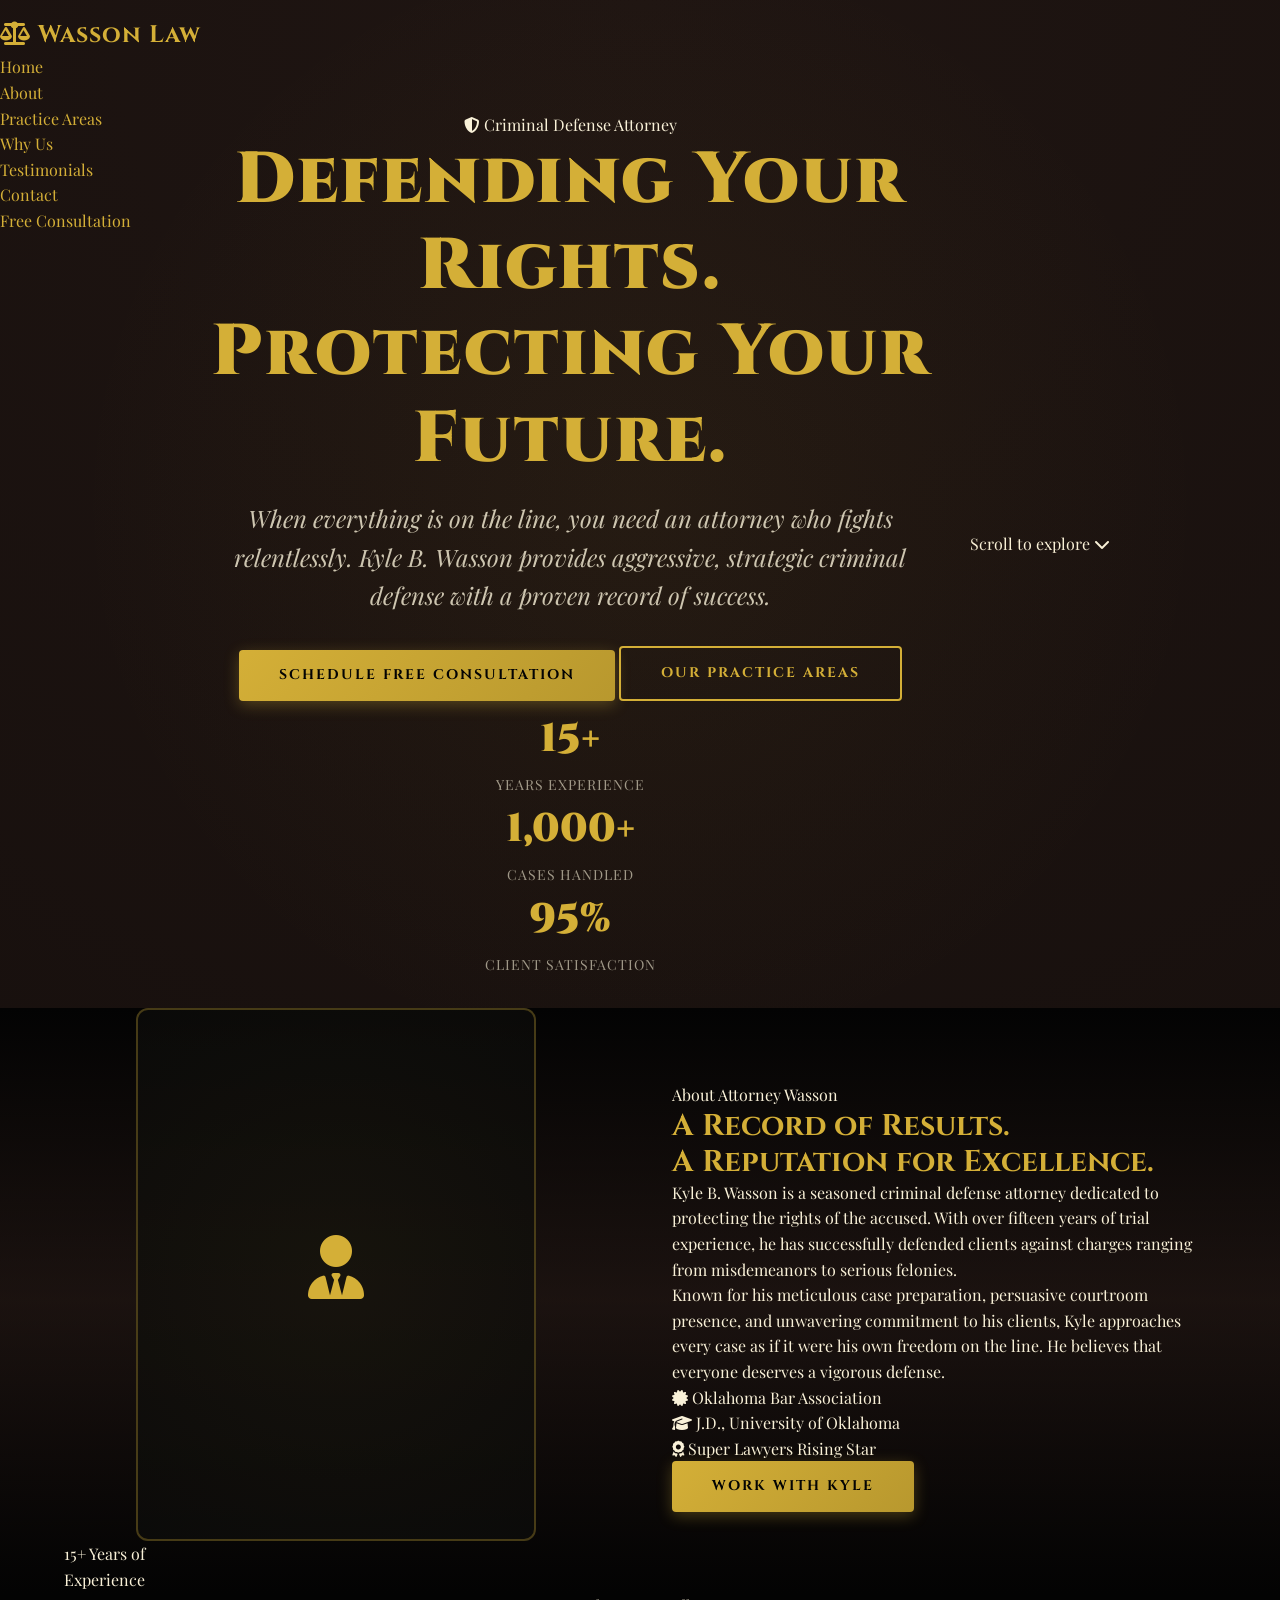
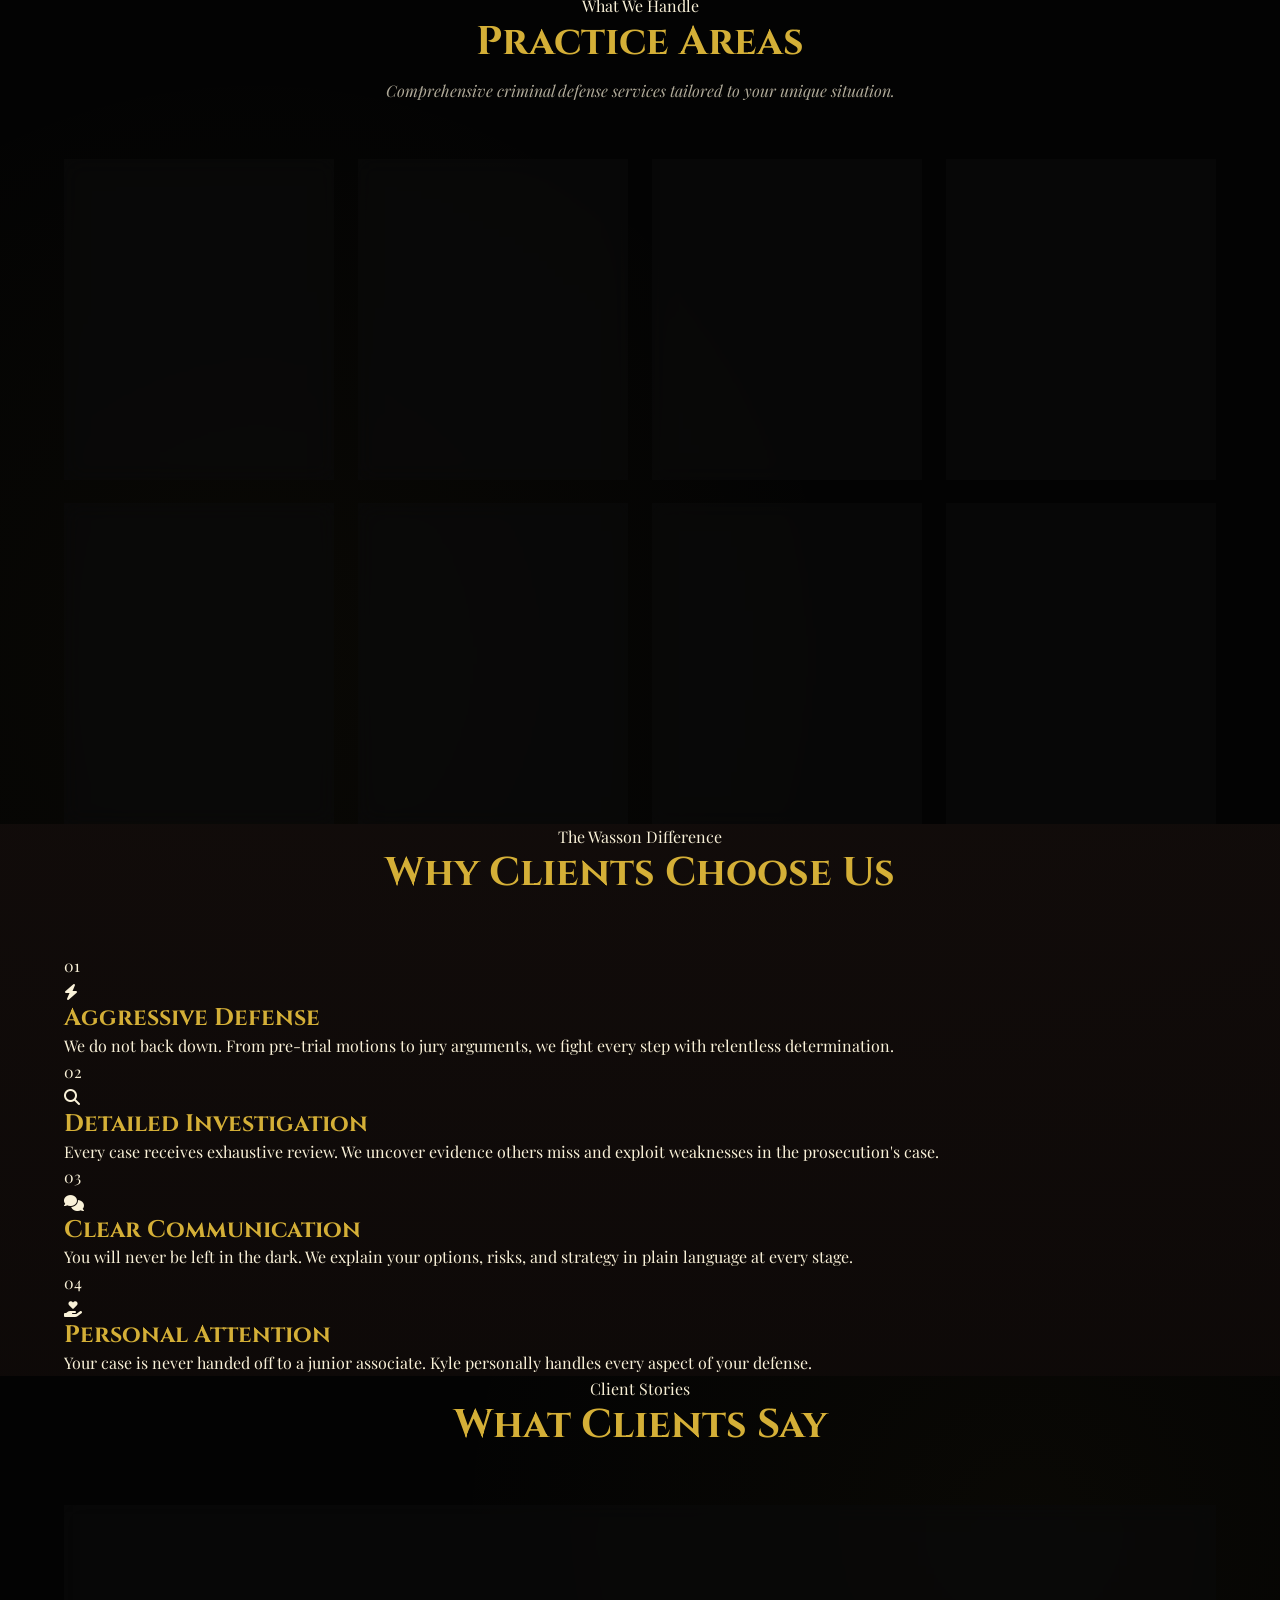
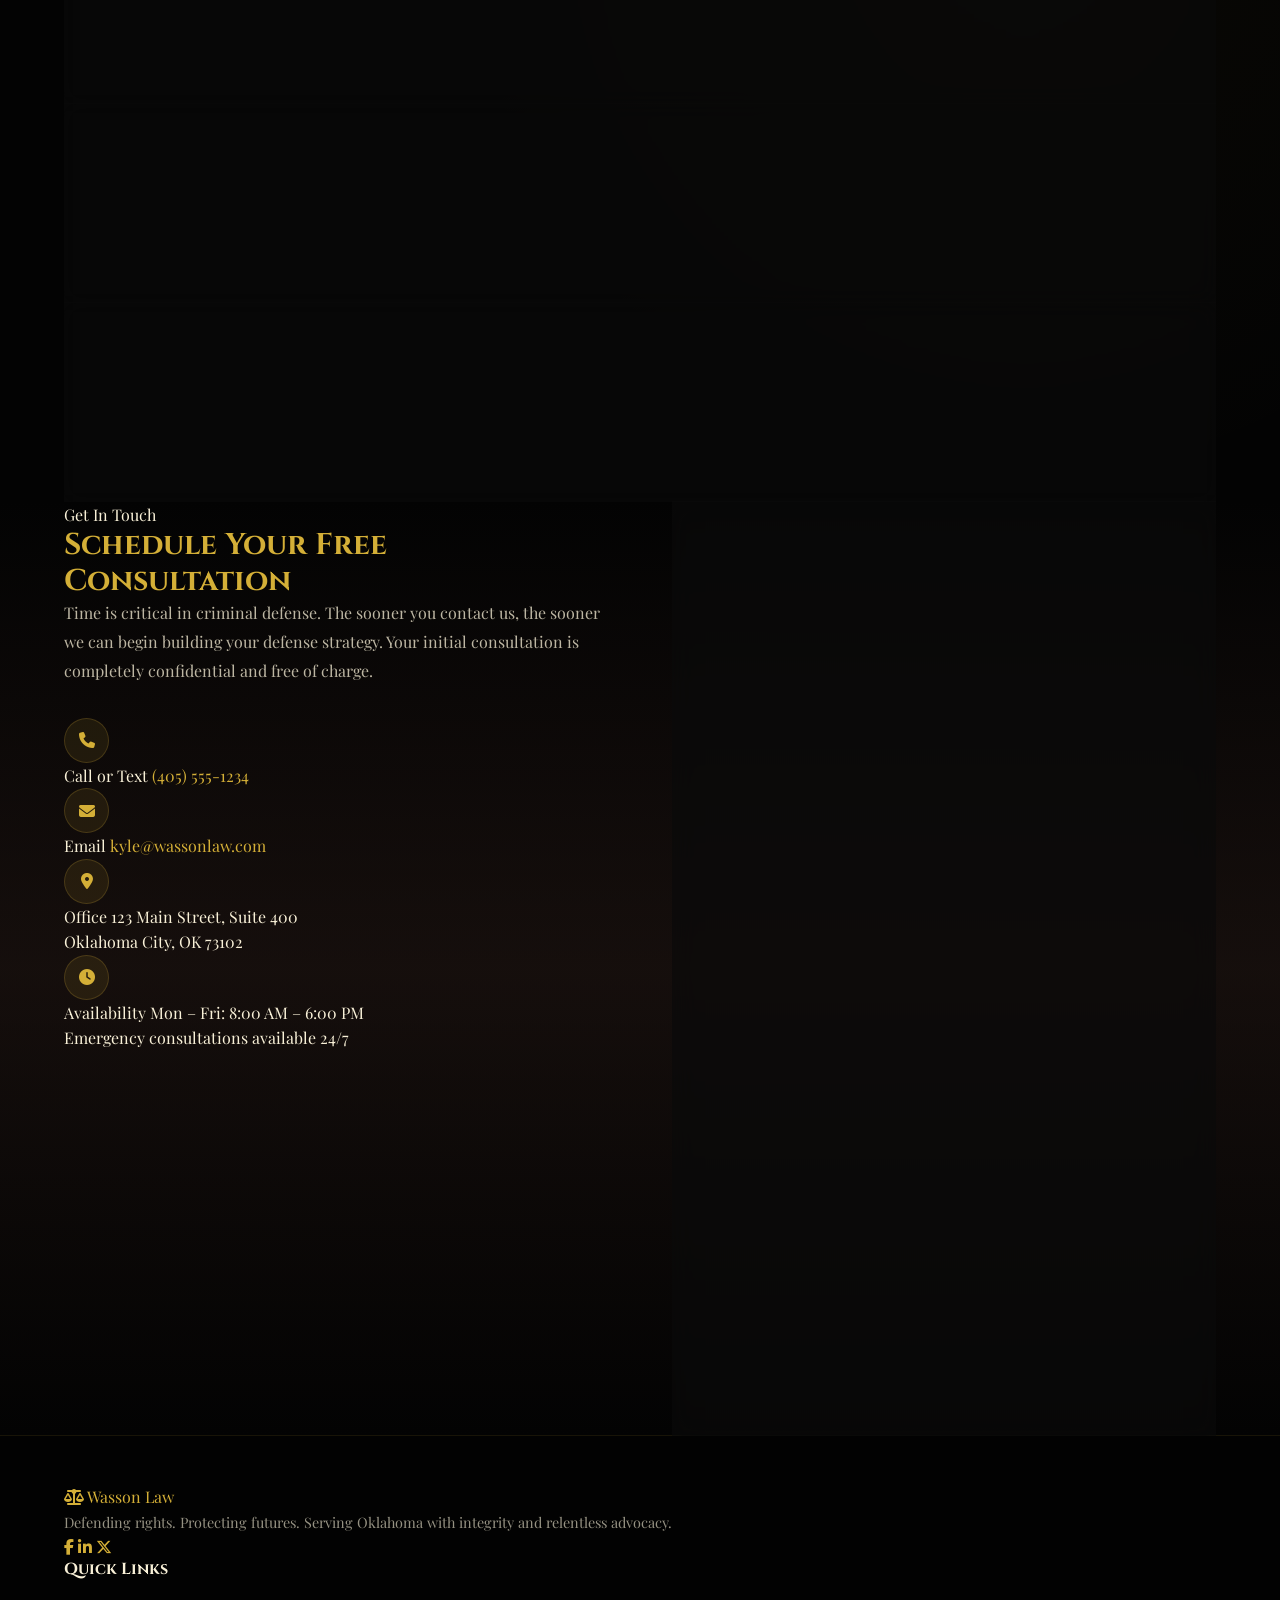
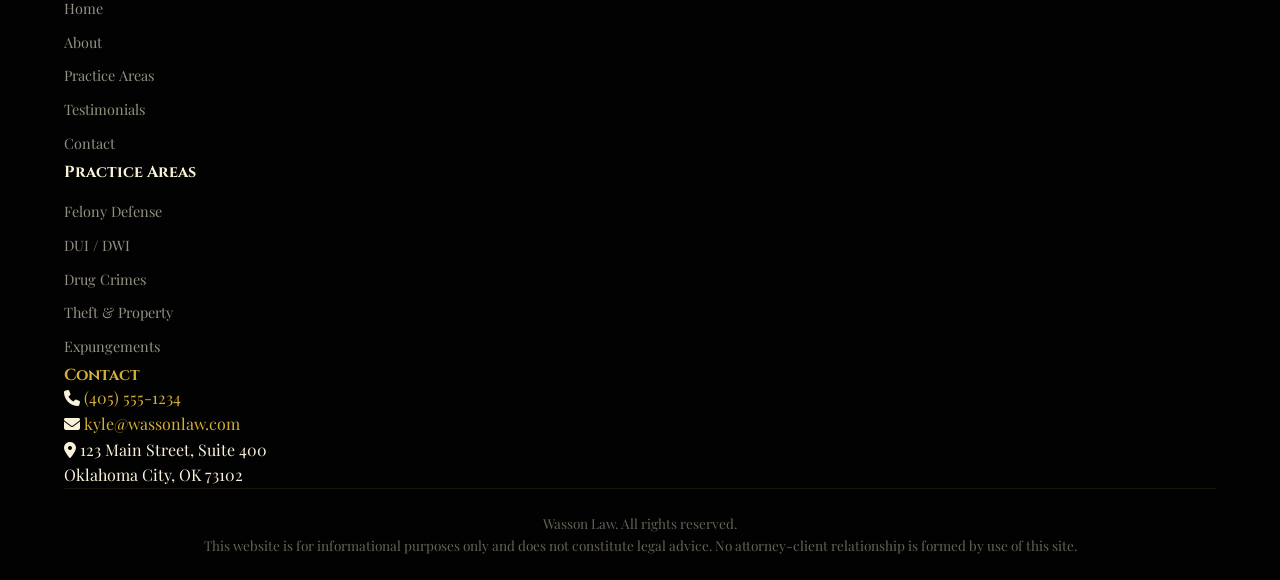
<file: index.html>
<!DOCTYPE html>
<html lang="en">
<head>
    <meta charset="UTF-8">
    <meta name="viewport" content="width=device-width, initial-scale=1.0">
    <title>Wasson Law | Kyle B. Wasson — Criminal Defense Attorney</title>
    <meta name="description" content="Kyle B. Wasson is an experienced criminal defense attorney providing aggressive, strategic legal representation. Free consultation.">
    <link rel="preconnect" href="https://fonts.googleapis.com">
    <link rel="preconnect" href="https://fonts.gstatic.com" crossorigin>
    <link href="https://fonts.googleapis.com/css2?family=Cinzel:wght@400;700;900&family=Playfair+Display:ital,wght@0,400;0,600;1,400&display=swap" rel="stylesheet">
    <link rel="stylesheet" href="https://cdnjs.cloudflare.com/ajax/libs/font-awesome/6.5.1/css/all.min.css">
    <link rel="stylesheet" href="css/styles.css">
</head>
<body>
    <!-- Navigation -->
    <nav class="navbar" id="navbar">
        <div class="nav-container">
            <a href="#" class="nav-logo">
                <span class="logo-icon"><i class="fas fa-scale-balanced"></i></span>
                <span class="logo-text">Wasson Law</span>
            </a>
            <ul class="nav-menu" id="nav-menu">
                <li><a href="#home" class="nav-link active">Home</a></li>
                <li><a href="#about" class="nav-link">About</a></li>
                <li><a href="#practice-areas" class="nav-link">Practice Areas</a></li>
                <li><a href="#why-us" class="nav-link">Why Us</a></li>
                <li><a href="#testimonials" class="nav-link">Testimonials</a></li>
                <li><a href="#contact" class="nav-link">Contact</a></li>
            </ul>
            <a href="#contact" class="nav-cta">Free Consultation</a>
            <button class="hamburger" id="hamburger" aria-label="Toggle menu">
                <span class="bar"></span>
                <span class="bar"></span>
                <span class="bar"></span>
            </button>
        </div>
    </nav>

    <!-- Hero Section -->
    <section class="hero" id="home">
        <div class="hero-overlay"></div>
        <div class="hero-content">
            <div class="hero-badge">
                <i class="fas fa-shield-halved"></i>
                <span>Criminal Defense Attorney</span>
            </div>
            <h1 class="hero-title">Defending Your Rights.<br>Protecting Your Future.</h1>
            <p class="hero-subtitle">When everything is on the line, you need an attorney who fights relentlessly. Kyle B. Wasson provides aggressive, strategic criminal defense with a proven record of success.</p>
            <div class="hero-actions">
                <a href="#contact" class="btn btn-primary">Schedule Free Consultation</a>
                <a href="#practice-areas" class="btn btn-outline">Our Practice Areas</a>
            </div>
            <div class="hero-stats">
                <div class="stat">
                    <span class="stat-number">15+</span>
                    <span class="stat-label">Years Experience</span>
                </div>
                <div class="stat">
                    <span class="stat-number">1,000+</span>
                    <span class="stat-label">Cases Handled</span>
                </div>
                <div class="stat">
                    <span class="stat-number">95%</span>
                    <span class="stat-label">Client Satisfaction</span>
                </div>
            </div>
        </div>
        <div class="scroll-indicator">
            <span>Scroll to explore</span>
            <i class="fas fa-chevron-down"></i>
        </div>
    </section>

    <!-- About Section -->
    <section class="about section-animate" id="about">
        <div class="container">
            <div class="about-grid">
                <div class="about-image">
                    <div class="about-placeholder">
                        <i class="fas fa-user-tie"></i>
                    </div>
                    <div class="about-experience-badge">
                        <span class="exp-number">15+</span>
                        <span class="exp-text">Years of<br>Experience</span>
                    </div>
                </div>
                <div class="about-content">
                    <span class="section-tag">About Attorney Wasson</span>
                    <h2 class="section-title">A Record of Results.<br>A Reputation for Excellence.</h2>
                    <p class="about-text">Kyle B. Wasson is a seasoned criminal defense attorney dedicated to protecting the rights of the accused. With over fifteen years of trial experience, he has successfully defended clients against charges ranging from misdemeanors to serious felonies.</p>
                    <p class="about-text">Known for his meticulous case preparation, persuasive courtroom presence, and unwavering commitment to his clients, Kyle approaches every case as if it were his own freedom on the line. He believes that everyone deserves a vigorous defense.</p>
                    <div class="about-credentials">
                        <div class="credential">
                            <i class="fas fa-certificate"></i>
                            <span>Oklahoma Bar Association</span>
                        </div>
                        <div class="credential">
                            <i class="fas fa-graduation-cap"></i>
                            <span>J.D., University of Oklahoma</span>
                        </div>
                        <div class="credential">
                            <i class="fas fa-award"></i>
                            <span>Super Lawyers Rising Star</span>
                        </div>
                    </div>
                    <a href="#contact" class="btn btn-primary">Work With Kyle</a>
                </div>
            </div>
        </div>
    </section>

    <!-- Practice Areas Section -->
    <section class="practice-areas section-animate" id="practice-areas">
        <div class="container">
            <div class="section-header">
                <span class="section-tag">What We Handle</span>
                <h2 class="section-title">Practice Areas</h2>
                <p class="section-subtitle">Comprehensive criminal defense services tailored to your unique situation.</p>
            </div>
            <div class="practice-grid">
                <div class="practice-card">
                    <div class="practice-icon">
                        <i class="fas fa-gavel"></i>
                    </div>
                    <h3>Felony Defense</h3>
                    <p>Serious charges demand serious defense. We handle violent crimes, drug trafficking, robbery, and all major felonies with strategic precision.</p>
                    <a href="#contact" class="practice-link">Learn More <i class="fas fa-arrow-right"></i></a>
                </div>
                <div class="practice-card">
                    <div class="practice-icon">
                        <i class="fas fa-wine-glass"></i>
                    </div>
                    <h3>DUI / DWI Defense</h3>
                    <p>From first-time offenses to felony DUI, we challenge evidence, question procedures, and fight to protect your license and freedom.</p>
                    <a href="#contact" class="practice-link">Learn More <i class="fas fa-arrow-right"></i></a>
                </div>
                <div class="practice-card">
                    <div class="practice-icon">
                        <i class="fas fa-leaf"></i>
                    </div>
                    <h3>Drug Crimes</h3>
                    <p>Possession, distribution, manufacturing, and trafficking charges. We scrutinize every search, seizure, and chain of custody detail.</p>
                    <a href="#contact" class="practice-link">Learn More <i class="fas fa-arrow-right"></i></a>
                </div>
                <div class="practice-card">
                    <div class="practice-icon">
                        <i class="fas fa-mask"></i>
                    </div>
                    <h3>Theft & Property Crimes</h3>
                    <p>Shoplifting, burglary, larceny, embezzlement, and fraud. We build strong defenses focused on intent and evidence reliability.</p>
                    <a href="#contact" class="practice-link">Learn More <i class="fas fa-arrow-right"></i></a>
                </div>
                <div class="practice-card">
                    <div class="practice-icon">
                        <i class="fas fa-hand-fist"></i>
                    </div>
                    <h3>Assault & Battery</h3>
                    <p>Domestic violence, aggravated assault, and self-defense cases. We ensure your side of the story is heard and respected.</p>
                    <a href="#contact" class="practice-link">Learn More <i class="fas fa-arrow-right"></i></a>
                </div>
                <div class="practice-card">
                    <div class="practice-icon">
                        <i class="fas fa-crosshairs"></i>
                    </div>
                    <h3>Weapons Charges</h3>
                    <p>Unlawful carry, possession by a felon, and firearm-related offenses. We navigate complex state and federal weapon laws.</p>
                    <a href="#contact" class="practice-link">Learn More <i class="fas fa-arrow-right"></i></a>
                </div>
                <div class="practice-card">
                    <div class="practice-icon">
                        <i class="fas fa-user-secret"></i>
                    </div>
                    <h3>White Collar Crimes</h3>
                    <p>Fraud, money laundering, identity theft, and corporate investigations. Detail-oriented defense for complex financial cases.</p>
                    <a href="#contact" class="practice-link">Learn More <i class="fas fa-arrow-right"></i></a>
                </div>
                <div class="practice-card">
                    <div class="practice-icon">
                        <i class="fas fa-rotate-left"></i>
                    </div>
                    <h3>Expungements</h3>
                    <p>Clear your record and move forward. We help eligible clients seal or expunge past convictions to restore opportunities.</p>
                    <a href="#contact" class="practice-link">Learn More <i class="fas fa-arrow-right"></i></a>
                </div>
            </div>
        </div>
    </section>

    <!-- Why Choose Us Section -->
    <section class="why-us section-animate" id="why-us">
        <div class="container">
            <div class="section-header">
                <span class="section-tag">The Wasson Difference</span>
                <h2 class="section-title">Why Clients Choose Us</h2>
            </div>
            <div class="why-grid">
                <div class="why-card">
                    <div class="why-number">01</div>
                    <div class="why-icon"><i class="fas fa-bolt"></i></div>
                    <h3>Aggressive Defense</h3>
                    <p>We do not back down. From pre-trial motions to jury arguments, we fight every step with relentless determination.</p>
                </div>
                <div class="why-card">
                    <div class="why-number">02</div>
                    <div class="why-icon"><i class="fas fa-magnifying-glass"></i></div>
                    <h3>Detailed Investigation</h3>
                    <p>Every case receives exhaustive review. We uncover evidence others miss and exploit weaknesses in the prosecution's case.</p>
                </div>
                <div class="why-card">
                    <div class="why-number">03</div>
                    <div class="why-icon"><i class="fas fa-comments"></i></div>
                    <h3>Clear Communication</h3>
                    <p>You will never be left in the dark. We explain your options, risks, and strategy in plain language at every stage.</p>
                </div>
                <div class="why-card">
                    <div class="why-number">04</div>
                    <div class="why-icon"><i class="fas fa-hand-holding-heart"></i></div>
                    <h3>Personal Attention</h3>
                    <p>Your case is never handed off to a junior associate. Kyle personally handles every aspect of your defense.</p>
                </div>
            </div>
        </div>
    </section>

    <!-- Testimonials Section -->
    <section class="testimonials section-animate" id="testimonials">
        <div class="container">
            <div class="section-header">
                <span class="section-tag">Client Stories</span>
                <h2 class="section-title">What Clients Say</h2>
            </div>
            <div class="testimonials-grid">
                <div class="testimonial-card">
                    <div class="testimonial-stars">
                        <i class="fas fa-star"></i>
                        <i class="fas fa-star"></i>
                        <i class="fas fa-star"></i>
                        <i class="fas fa-star"></i>
                        <i class="fas fa-star"></i>
                    </div>
                    <p class="testimonial-text">"Kyle saved my career and my family. I was facing felony charges that would have destroyed everything. He found a critical error in the evidence and got my case dismissed. I owe him everything."</p>
                    <div class="testimonial-author">
                        <div class="author-avatar"><i class="fas fa-user"></i></div>
                        <div class="author-info">
                            <span class="author-name">Michael R.</span>
                            <span class="author-case">Felony Defense Client</span>
                        </div>
                    </div>
                </div>
                <div class="testimonial-card">
                    <div class="testimonial-stars">
                        <i class="fas fa-star"></i>
                        <i class="fas fa-star"></i>
                        <i class="fas fa-star"></i>
                        <i class="fas fa-star"></i>
                        <i class="fas fa-star"></i>
                    </div>
                    <p class="testimonial-text">"After my DUI arrest, I thought my life was over. Kyle walked me through every option, kept me calm, and ultimately got my charges reduced to a misdemeanor. Professional, compassionate, and brilliant."</p>
                    <div class="testimonial-author">
                        <div class="author-avatar"><i class="fas fa-user"></i></div>
                        <div class="author-info">
                            <span class="author-name">Sarah T.</span>
                            <span class="author-case">DUI Defense Client</span>
                        </div>
                    </div>
                </div>
                <div class="testimonial-card">
                    <div class="testimonial-stars">
                        <i class="fas fa-star"></i>
                        <i class="fas fa-star"></i>
                        <i class="fas fa-star"></i>
                        <i class="fas fa-star"></i>
                        <i class="fas fa-star"></i>
                    </div>
                    <p class="testimonial-text">"I interviewed five attorneys before choosing Kyle. His knowledge of drug crime law is unmatched. He identified an illegal search within hours of taking my case. Charges dropped. Worth every penny."</p>
                    <div class="testimonial-author">
                        <div class="author-avatar"><i class="fas fa-user"></i></div>
                        <div class="author-info">
                            <span class="author-name">David K.</span>
                            <span class="author-case">Drug Crimes Client</span>
                        </div>
                    </div>
                </div>
            </div>
        </div>
    </section>

    <!-- Contact Section -->
    <section class="contact section-animate" id="contact">
        <div class="container">
            <div class="contact-grid">
                <div class="contact-info">
                    <span class="section-tag">Get In Touch</span>
                    <h2 class="section-title">Schedule Your Free Consultation</h2>
                    <p class="contact-desc">Time is critical in criminal defense. The sooner you contact us, the sooner we can begin building your defense strategy. Your initial consultation is completely confidential and free of charge.</p>
                    <div class="contact-details">
                        <div class="contact-item">
                            <div class="contact-icon"><i class="fas fa-phone"></i></div>
                            <div class="contact-text">
                                <span class="contact-label">Call or Text</span>
                                <a href="tel:+14055551234">(405) 555-1234</a>
                            </div>
                        </div>
                        <div class="contact-item">
                            <div class="contact-icon"><i class="fas fa-envelope"></i></div>
                            <div class="contact-text">
                                <span class="contact-label">Email</span>
                                <a href="mailto:kyle@wassonlaw.com">kyle@wassonlaw.com</a>
                            </div>
                        </div>
                        <div class="contact-item">
                            <div class="contact-icon"><i class="fas fa-location-dot"></i></div>
                            <div class="contact-text">
                                <span class="contact-label">Office</span>
                                <span>123 Main Street, Suite 400<br>Oklahoma City, OK 73102</span>
                            </div>
                        </div>
                        <div class="contact-item">
                            <div class="contact-icon"><i class="fas fa-clock"></i></div>
                            <div class="contact-text">
                                <span class="contact-label">Availability</span>
                                <span>Mon – Fri: 8:00 AM – 6:00 PM<br>Emergency consultations available 24/7</span>
                            </div>
                        </div>
                    </div>
                </div>
                <div class="contact-form-wrapper">
                    <form class="contact-form" id="contact-form">
                        <h3 class="form-title">Confidential Case Evaluation</h3>
                        <div class="form-row">
                            <div class="form-group">
                                <label for="first-name">First Name</label>
                                <input type="text" id="first-name" name="first_name" class="form-control" placeholder="John" required>
                            </div>
                            <div class="form-group">
                                <label for="last-name">Last Name</label>
                                <input type="text" id="last-name" name="last_name" class="form-control" placeholder="Doe" required>
                            </div>
                        </div>
                        <div class="form-group">
                            <label for="email">Email Address</label>
                            <input type="email" id="email" name="email" class="form-control" placeholder="john@example.com" required>
                        </div>
                        <div class="form-group">
                            <label for="phone">Phone Number</label>
                            <input type="tel" id="phone" name="phone" class="form-control" placeholder="(405) 555-0000">
                        </div>
                        <div class="form-group">
                            <label for="case-type">Type of Case</label>
                            <select id="case-type" name="case_type" class="form-control form-select" required>
                                <option value="" disabled selected>Select case type</option>
                                <option value="felony">Felony Defense</option>
                                <option value="dui">DUI / DWI</option>
                                <option value="drug">Drug Crimes</option>
                                <option value="theft">Theft & Property Crimes</option>
                                <option value="assault">Assault & Battery</option>
                                <option value="weapons">Weapons Charges</option>
                                <option value="white-collar">White Collar Crimes</option>
                                <option value="expungement">Expungement</option>
                                <option value="other">Other</option>
                            </select>
                        </div>
                        <div class="form-group">
                            <label for="message">Tell Us About Your Case</label>
                            <textarea id="message" name="message" class="form-control" rows="5" placeholder="Please provide a brief summary of your situation. All information is strictly confidential." required></textarea>
                        </div>
                        <button type="submit" class="btn btn-primary btn-full">
                            <i class="fas fa-paper-plane"></i> Submit Consultation Request
                        </button>
                        <p class="form-disclaimer"><i class="fas fa-lock"></i> Your information is protected by attorney-client privilege.</p>
                    </form>
                </div>
            </div>
        </div>
    </section>

    <!-- Footer -->
    <footer class="footer">
        <div class="container">
            <div class="footer-grid">
                <div class="footer-brand">
                    <a href="#" class="footer-logo">
                        <i class="fas fa-scale-balanced"></i>
                        <span>Wasson Law</span>
                    </a>
                    <p class="footer-tagline">Defending rights. Protecting futures. Serving Oklahoma with integrity and relentless advocacy.</p>
                    <div class="footer-social">
                        <a href="#" aria-label="Facebook"><i class="fab fa-facebook-f"></i></a>
                        <a href="#" aria-label="LinkedIn"><i class="fab fa-linkedin-in"></i></a>
                        <a href="#" aria-label="Twitter"><i class="fab fa-x-twitter"></i></a>
                    </div>
                </div>
                <div class="footer-links">
                    <h4>Quick Links</h4>
                    <ul>
                        <li><a href="#home">Home</a></li>
                        <li><a href="#about">About</a></li>
                        <li><a href="#practice-areas">Practice Areas</a></li>
                        <li><a href="#testimonials">Testimonials</a></li>
                        <li><a href="#contact">Contact</a></li>
                    </ul>
                </div>
                <div class="footer-links">
                    <h4>Practice Areas</h4>
                    <ul>
                        <li><a href="#practice-areas">Felony Defense</a></li>
                        <li><a href="#practice-areas">DUI / DWI</a></li>
                        <li><a href="#practice-areas">Drug Crimes</a></li>
                        <li><a href="#practice-areas">Theft & Property</a></li>
                        <li><a href="#practice-areas">Expungements</a></li>
                    </ul>
                </div>
                <div class="footer-contact">
                    <h4>Contact</h4>
                    <p><i class="fas fa-phone"></i> <a href="tel:+14055551234">(405) 555-1234</a></p>
                    <p><i class="fas fa-envelope"></i> <a href="mailto:kyle@wassonlaw.com">kyle@wassonlaw.com</a></p>
                    <p><i class="fas fa-location-dot"></i> 123 Main Street, Suite 400<br>Oklahoma City, OK 73102</p>
                </div>
            </div>
            <div class="footer-bottom">
                <p> Wasson Law. All rights reserved.</p>
                <p class="footer-legal">This website is for informational purposes only and does not constitute legal advice. No attorney-client relationship is formed by use of this site.</p>
            </div>
        </div>
    </footer>

    <script src="js/main.js"></script>
</body>
</html>
</file>
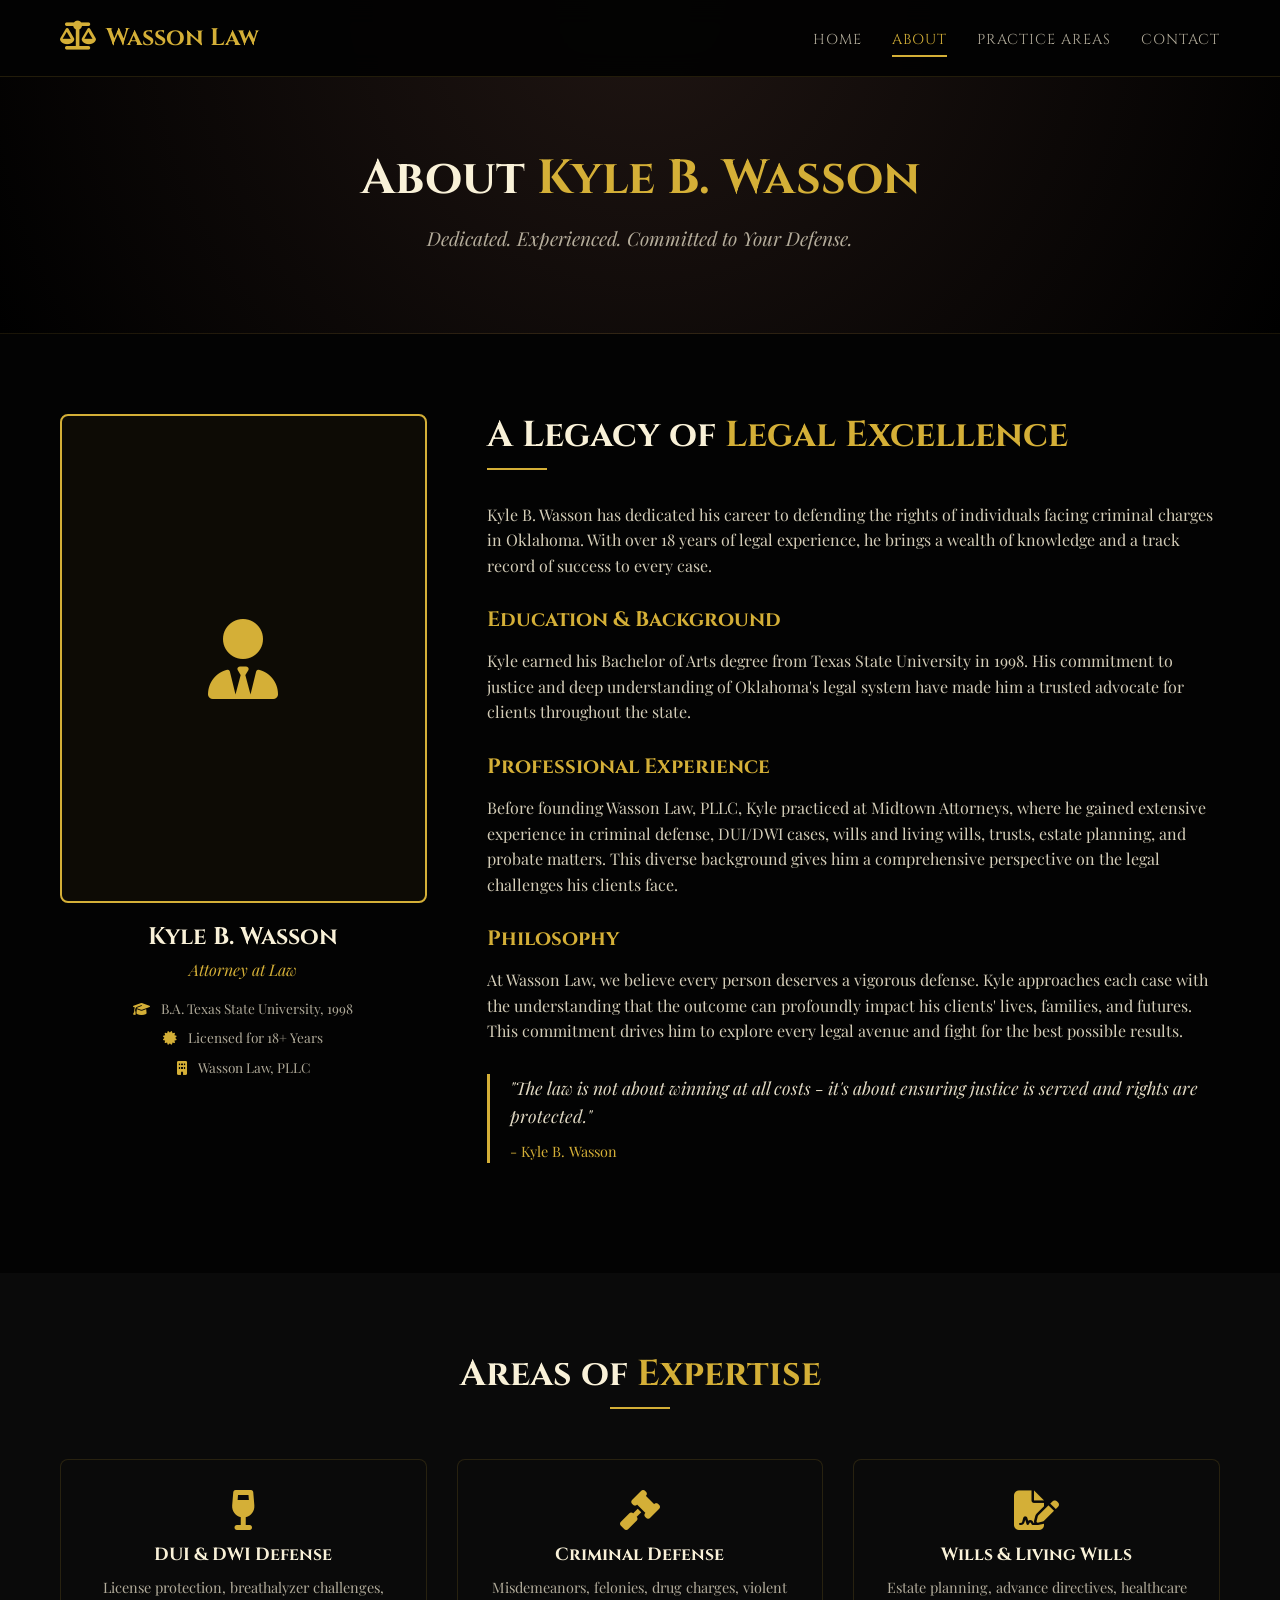
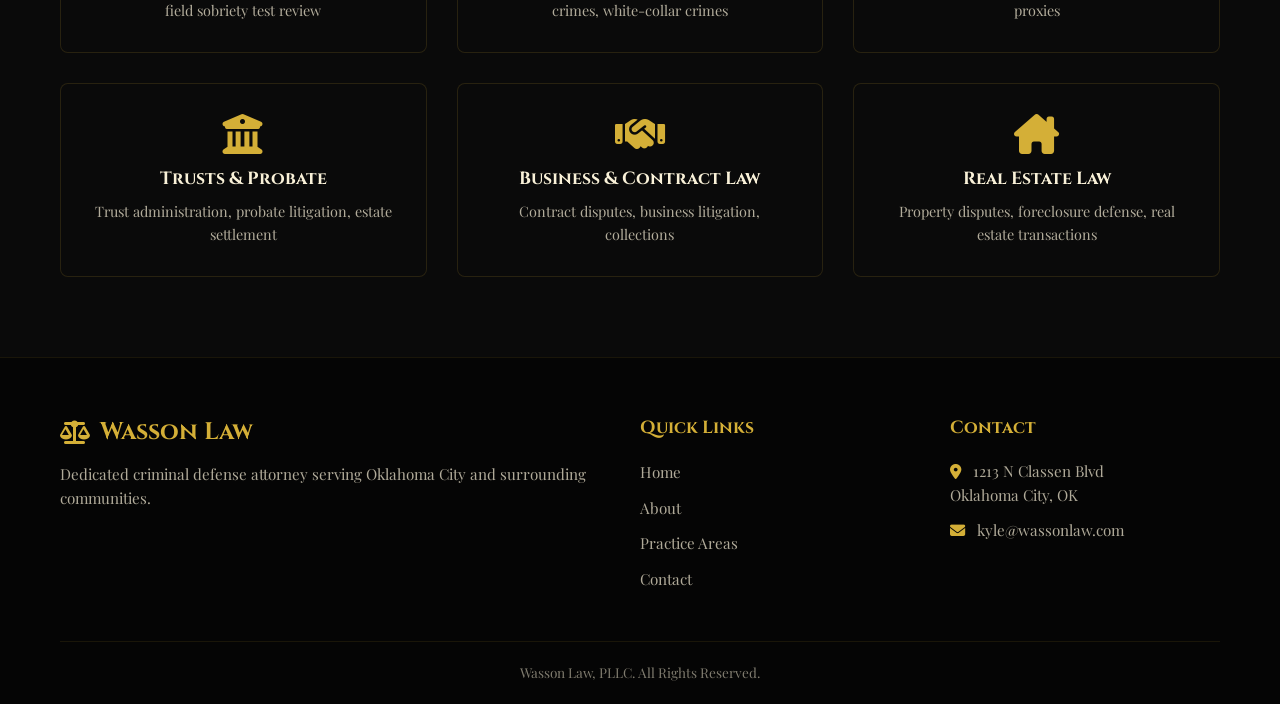
<file: about.html>
<!DOCTYPE html>
<html lang="en">
<head>
    <meta charset="UTF-8">
    <meta name="viewport" content="width=device-width, initial-scale=1.0">
    <title>About | Kyle B. Wasson - Wasson Law</title>
    <link rel="stylesheet" href="styles.css">
    <link href="https://fonts.googleapis.com/css2?family=Cinzel:wght@400;700;900&family=Playfair+Display:ital,wght@0,400;0,600;1,400&display=swap" rel="stylesheet">
    <link rel="stylesheet" href="https://cdnjs.cloudflare.com/ajax/libs/font-awesome/6.5.1/css/all.min.css">
</head>
<body>
    <nav class="navbar">
        <div class="nav-container">
            <a href="index.html" class="nav-logo">
                <span class="logo-icon"><i class="fas fa-scale-balanced"></i></span>
                <span class="logo-text">Wasson Law</span>
            </a>
            <ul class="nav-links">
                <li><a href="index.html">Home</a></li>
                <li><a href="about.html" class="active">About</a></li>
                <li><a href="practice-areas.html">Practice Areas</a></li>
                <li><a href="contact.html">Contact</a></li>
            </ul>
            <div class="hamburger">
                <span></span>
                <span></span>
                <span></span>
            </div>
        </div>
    </nav>

    <header class="page-header">
        <div class="page-header-content">
            <h1>About <span class="gold-text">Kyle B. Wasson</span></h1>
            <p>Dedicated. Experienced. Committed to Your Defense.</p>
        </div>
    </header>

    <section class="about-section">
        <div class="container">
            <div class="about-grid">
                <div class="about-image">
                    <div class="about-placeholder">
                        <i class="fas fa-user-tie"></i>
                    </div>
                    <div class="about-credentials">
                        <h3>Kyle B. Wasson</h3>
                        <p class="title">Attorney at Law</p>
                        <div class="cred-list">
                            <span><i class="fas fa-graduation-cap"></i> B.A. Texas State University, 1998</span>
                            <span><i class="fas fa-certificate"></i> Licensed for 18+ Years</span>
                            <span><i class="fas fa-building"></i> Wasson Law, PLLC</span>
                        </div>
                    </div>
                </div>
                <div class="about-content">
                    <h2 class="section-title">A Legacy of <span class="gold-text">Legal Excellence</span></h2>
                    <p>Kyle B. Wasson has dedicated his career to defending the rights of individuals facing criminal charges in Oklahoma. With over 18 years of legal experience, he brings a wealth of knowledge and a track record of success to every case.</p>
                    
                    <h3>Education & Background</h3>
                    <p>Kyle earned his Bachelor of Arts degree from Texas State University in 1998. His commitment to justice and deep understanding of Oklahoma's legal system have made him a trusted advocate for clients throughout the state.</p>
                    
                    <h3>Professional Experience</h3>
                    <p>Before founding Wasson Law, PLLC, Kyle practiced at Midtown Attorneys, where he gained extensive experience in criminal defense, DUI/DWI cases, wills and living wills, trusts, estate planning, and probate matters. This diverse background gives him a comprehensive perspective on the legal challenges his clients face.</p>
                    
                    <h3>Philosophy</h3>
                    <p>At Wasson Law, we believe every person deserves a vigorous defense. Kyle approaches each case with the understanding that the outcome can profoundly impact his clients' lives, families, and futures. This commitment drives him to explore every legal avenue and fight for the best possible results.</p>
                    
                    <blockquote>
                        "The law is not about winning at all costs - it's about ensuring justice is served and rights are protected."
                        <cite>- Kyle B. Wasson</cite>
                    </blockquote>
                </div>
            </div>
        </div>
    </section>

    <section class="experience-section">
        <div class="container">
            <h2 class="section-title text-center">Areas of <span class="gold-text">Expertise</span></h2>
            <div class="expertise-grid">
                <div class="expertise-item">
                    <i class="fas fa-wine-glass"></i>
                    <h4>DUI & DWI Defense</h4>
                    <p>License protection, breathalyzer challenges, field sobriety test review</p>
                </div>
                <div class="expertise-item">
                    <i class="fas fa-gavel"></i>
                    <h4>Criminal Defense</h4>
                    <p>Misdemeanors, felonies, drug charges, violent crimes, white-collar crimes</p>
                </div>
                <div class="expertise-item">
                    <i class="fas fa-file-signature"></i>
                    <h4>Wills & Living Wills</h4>
                    <p>Estate planning, advance directives, healthcare proxies</p>
                </div>
                <div class="expertise-item">
                    <i class="fas fa-building-columns"></i>
                    <h4>Trusts & Probate</h4>
                    <p>Trust administration, probate litigation, estate settlement</p>
                </div>
                <div class="expertise-item">
                    <i class="fas fa-handshake"></i>
                    <h4>Business & Contract Law</h4>
                    <p>Contract disputes, business litigation, collections</p>
                </div>
                <div class="expertise-item">
                    <i class="fas fa-house-chimney"></i>
                    <h4>Real Estate Law</h4>
                    <p>Property disputes, foreclosure defense, real estate transactions</p>
                </div>
            </div>
        </div>
    </section>

    <footer class="footer">
        <div class="container">
            <div class="footer-grid">
                <div class="footer-brand">
                    <h3><i class="fas fa-scale-balanced"></i> Wasson Law</h3>
                    <p>Dedicated criminal defense attorney serving Oklahoma City and surrounding communities.</p>
                </div>
                <div class="footer-links">
                    <h4>Quick Links</h4>
                    <ul>
                        <li><a href="index.html">Home</a></li>
                        <li><a href="about.html">About</a></li>
                        <li><a href="practice-areas.html">Practice Areas</a></li>
                        <li><a href="contact.html">Contact</a></li>
                    </ul>
                </div>
                <div class="footer-contact">
                    <h4>Contact</h4>
                    <p><i class="fas fa-location-dot"></i> 1213 N Classen Blvd<br>Oklahoma City, OK</p>
                    <p><i class="fas fa-envelope"></i> kyle@wassonlaw.com</p>
                </div>
            </div>
            <div class="footer-bottom">
                <p> Wasson Law, PLLC. All Rights Reserved.</p>
            </div>
        </div>
    </footer>

    <script>
        const hamburger = document.querySelector('.hamburger');
        const navLinks = document.querySelector('.nav-links');
        hamburger.addEventListener('click', () => {
            navLinks.classList.toggle('active');
            hamburger.classList.toggle('active');
        });
    </script>
</body>
</html>
</file>
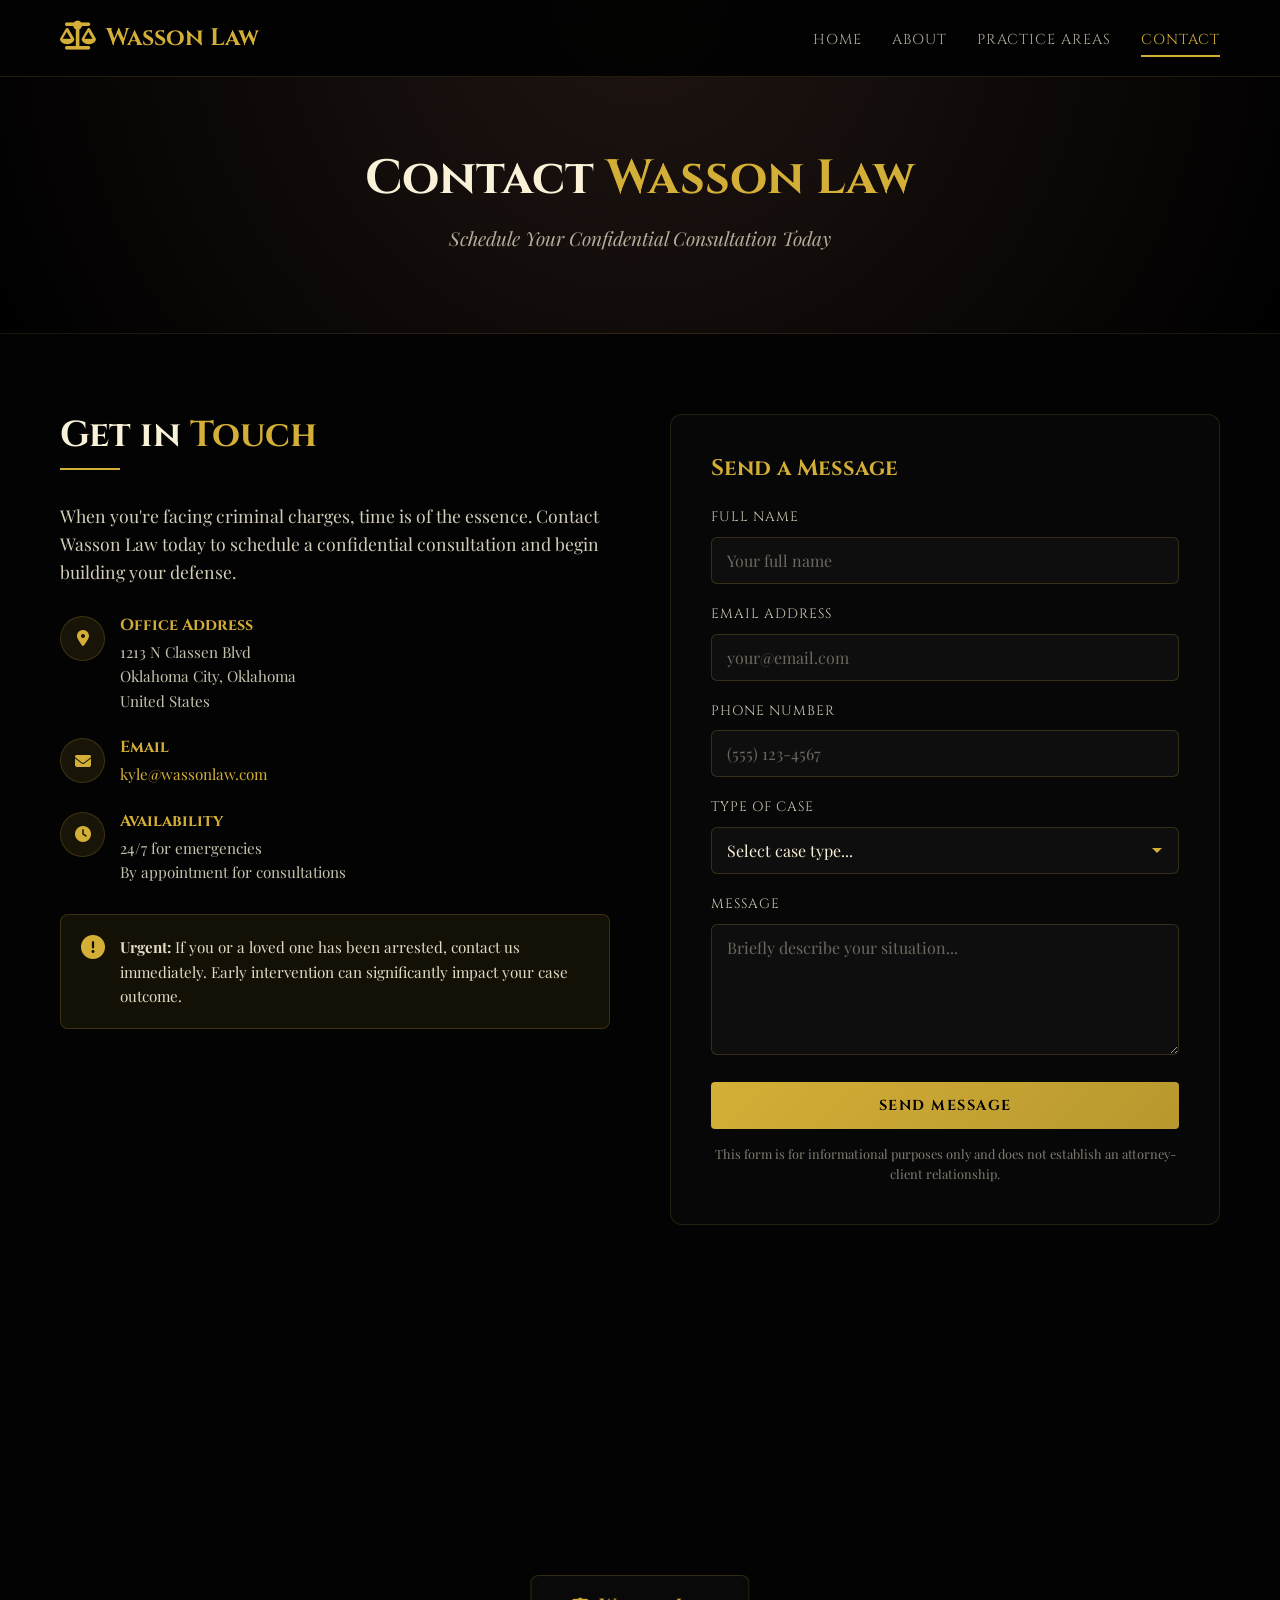
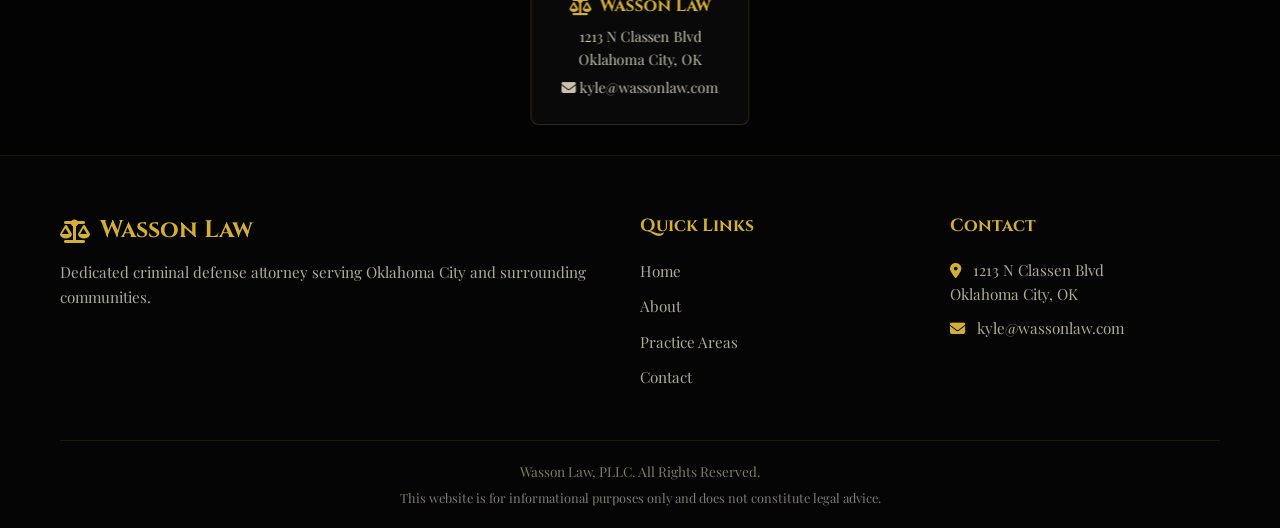
<file: contact.html>
<!DOCTYPE html>
<html lang="en">
<head>
    <meta charset="UTF-8">
    <meta name="viewport" content="width=device-width, initial-scale=1.0">
    <title>Contact | Wasson Law - Criminal Defense Attorney</title>
    <link rel="stylesheet" href="styles.css">
    <link href="https://fonts.googleapis.com/css2?family=Cinzel:wght@400;700;900&family=Playfair+Display:ital,wght@0,400;0,600;1,400&display=swap" rel="stylesheet">
    <link rel="stylesheet" href="https://cdnjs.cloudflare.com/ajax/libs/font-awesome/6.5.1/css/all.min.css">
</head>
<body>
    <nav class="navbar">
        <div class="nav-container">
            <a href="index.html" class="nav-logo">
                <span class="logo-icon"><i class="fas fa-scale-balanced"></i></span>
                <span class="logo-text">Wasson Law</span>
            </a>
            <ul class="nav-links">
                <li><a href="index.html">Home</a></li>
                <li><a href="about.html">About</a></li>
                <li><a href="practice-areas.html">Practice Areas</a></li>
                <li><a href="contact.html" class="active">Contact</a></li>
            </ul>
            <div class="hamburger">
                <span></span>
                <span></span>
                <span></span>
            </div>
        </div>
    </nav>

    <header class="page-header">
        <div class="page-header-content">
            <h1>Contact <span class="gold-text">Wasson Law</span></h1>
            <p>Schedule Your Confidential Consultation Today</p>
        </div>
    </header>

    <section class="contact-section">
        <div class="container">
            <div class="contact-grid">
                <div class="contact-info">
                    <h2 class="section-title">Get in <span class="gold-text">Touch</span></h2>
                    <p class="contact-intro">When you're facing criminal charges, time is of the essence. Contact Wasson Law today to schedule a confidential consultation and begin building your defense.</p>
                    
                    <div class="contact-details">
                        <div class="contact-item">
                            <div class="contact-icon"><i class="fas fa-location-dot"></i></div>
                            <div class="contact-text">
                                <h4>Office Address</h4>
                                <p>1213 N Classen Blvd<br>Oklahoma City, Oklahoma<br>United States</p>
                            </div>
                        </div>
                        <div class="contact-item">
                            <div class="contact-icon"><i class="fas fa-envelope"></i></div>
                            <div class="contact-text">
                                <h4>Email</h4>
                                <p><a href="mailto:kyle@wassonlaw.com">kyle@wassonlaw.com</a></p>
                            </div>
                        </div>
                        <div class="contact-item">
                            <div class="contact-icon"><i class="fas fa-clock"></i></div>
                            <div class="contact-text">
                                <h4>Availability</h4>
                                <p>24/7 for emergencies<br>By appointment for consultations</p>
                            </div>
                        </div>
                    </div>

                    <div class="contact-urgent">
                        <i class="fas fa-exclamation-circle"></i>
                        <p><strong>Urgent:</strong> If you or a loved one has been arrested, contact us immediately. Early intervention can significantly impact your case outcome.</p>
                    </div>
                </div>

                <div class="contact-form-container">
                    <h3>Send a Message</h3>
                    <form class="contact-form" action="#" method="POST">
                        <div class="form-group">
                            <label for="name">Full Name</label>
                            <input type="text" id="name" name="name" class="form-control" placeholder="Your full name" required>
                        </div>
                        <div class="form-group">
                            <label for="email">Email Address</label>
                            <input type="email" id="email" name="email" class="form-control" placeholder="your@email.com" required>
                        </div>
                        <div class="form-group">
                            <label for="phone">Phone Number</label>
                            <input type="tel" id="phone" name="phone" class="form-control" placeholder="(555) 123-4567">
                        </div>
                        <div class="form-group">
                            <label for="case-type">Type of Case</label>
                            <select id="case-type" name="case_type" class="form-control form-select">
                                <option value="">Select case type...</option>
                                <option value="dui">DUI / DWI</option>
                                <option value="drug">Drug Charges</option>
                                <option value="assault">Assault / Battery</option>
                                <option value="theft">Theft / Property Crime</option>
                                <option value="white-collar">White Collar Crime</option>
                                <option value="weapons">Weapons Charges</option>
                                <option value="probation">Probation Violation</option>
                                <option value="wills">Wills / Estate Planning</option>
                                <option value="other">Other</option>
                            </select>
                        </div>
                        <div class="form-group">
                            <label for="message">Message</label>
                            <textarea id="message" name="message" class="form-control" rows="5" placeholder="Briefly describe your situation..."></textarea>
                        </div>
                        <button type="submit" class="btn btn-primary btn-full">Send Message</button>
                        <p class="form-disclaimer">This form is for informational purposes only and does not establish an attorney-client relationship.</p>
                    </form>
                </div>
            </div>
        </div>
    </section>

    <section class="map-section">
        <div class="map-container">
            <iframe 
                src="https://www.google.com/maps/embed?pb=!1m18!1m12!1m3!1d3245.7!2d-97.5342!3d35.4789!2m3!1f0!2f0!3f0!3m2!1i1024!2i768!4f13.1!3m3!1m2!1s0x87b21733c7c3a7c7%3A0x7c8c8c8c8c8c8c8c!2s1213%20N%20Classen%20Blvd%2C%20Oklahoma%20City%2C%20OK!5e0!3m2!1sen!2sus!4v1600000000000!5m2!1sen!2sus"
                width="100%" 
                height="450" 
                style="border:0;" 
                allowfullscreen="" 
                loading="lazy" 
                referrerpolicy="no-referrer-when-downgrade">
            </iframe>
            <div class="map-overlay-card">
                <h4><i class="fas fa-scale-balanced"></i> Wasson Law</h4>
                <p>1213 N Classen Blvd<br>Oklahoma City, OK</p>
                <p><i class="fas fa-envelope"></i> kyle@wassonlaw.com</p>
            </div>
        </div>
    </section>

    <footer class="footer">
        <div class="container">
            <div class="footer-grid">
                <div class="footer-brand">
                    <h3><i class="fas fa-scale-balanced"></i> Wasson Law</h3>
                    <p>Dedicated criminal defense attorney serving Oklahoma City and surrounding communities.</p>
                </div>
                <div class="footer-links">
                    <h4>Quick Links</h4>
                    <ul>
                        <li><a href="index.html">Home</a></li>
                        <li><a href="about.html">About</a></li>
                        <li><a href="practice-areas.html">Practice Areas</a></li>
                        <li><a href="contact.html">Contact</a></li>
                    </ul>
                </div>
                <div class="footer-contact">
                    <h4>Contact</h4>
                    <p><i class="fas fa-location-dot"></i> 1213 N Classen Blvd<br>Oklahoma City, OK</p>
                    <p><i class="fas fa-envelope"></i> kyle@wassonlaw.com</p>
                </div>
            </div>
            <div class="footer-bottom">
                <p> Wasson Law, PLLC. All Rights Reserved.</p>
                <p class="disclaimer">This website is for informational purposes only and does not constitute legal advice.</p>
            </div>
        </div>
    </footer>

    <script>
        const hamburger = document.querySelector('.hamburger');
        const navLinks = document.querySelector('.nav-links');
        hamburger.addEventListener('click', () => {
            navLinks.classList.toggle('active');
            hamburger.classList.toggle('active');
        });
    </script>
</body>
</html>
</file>
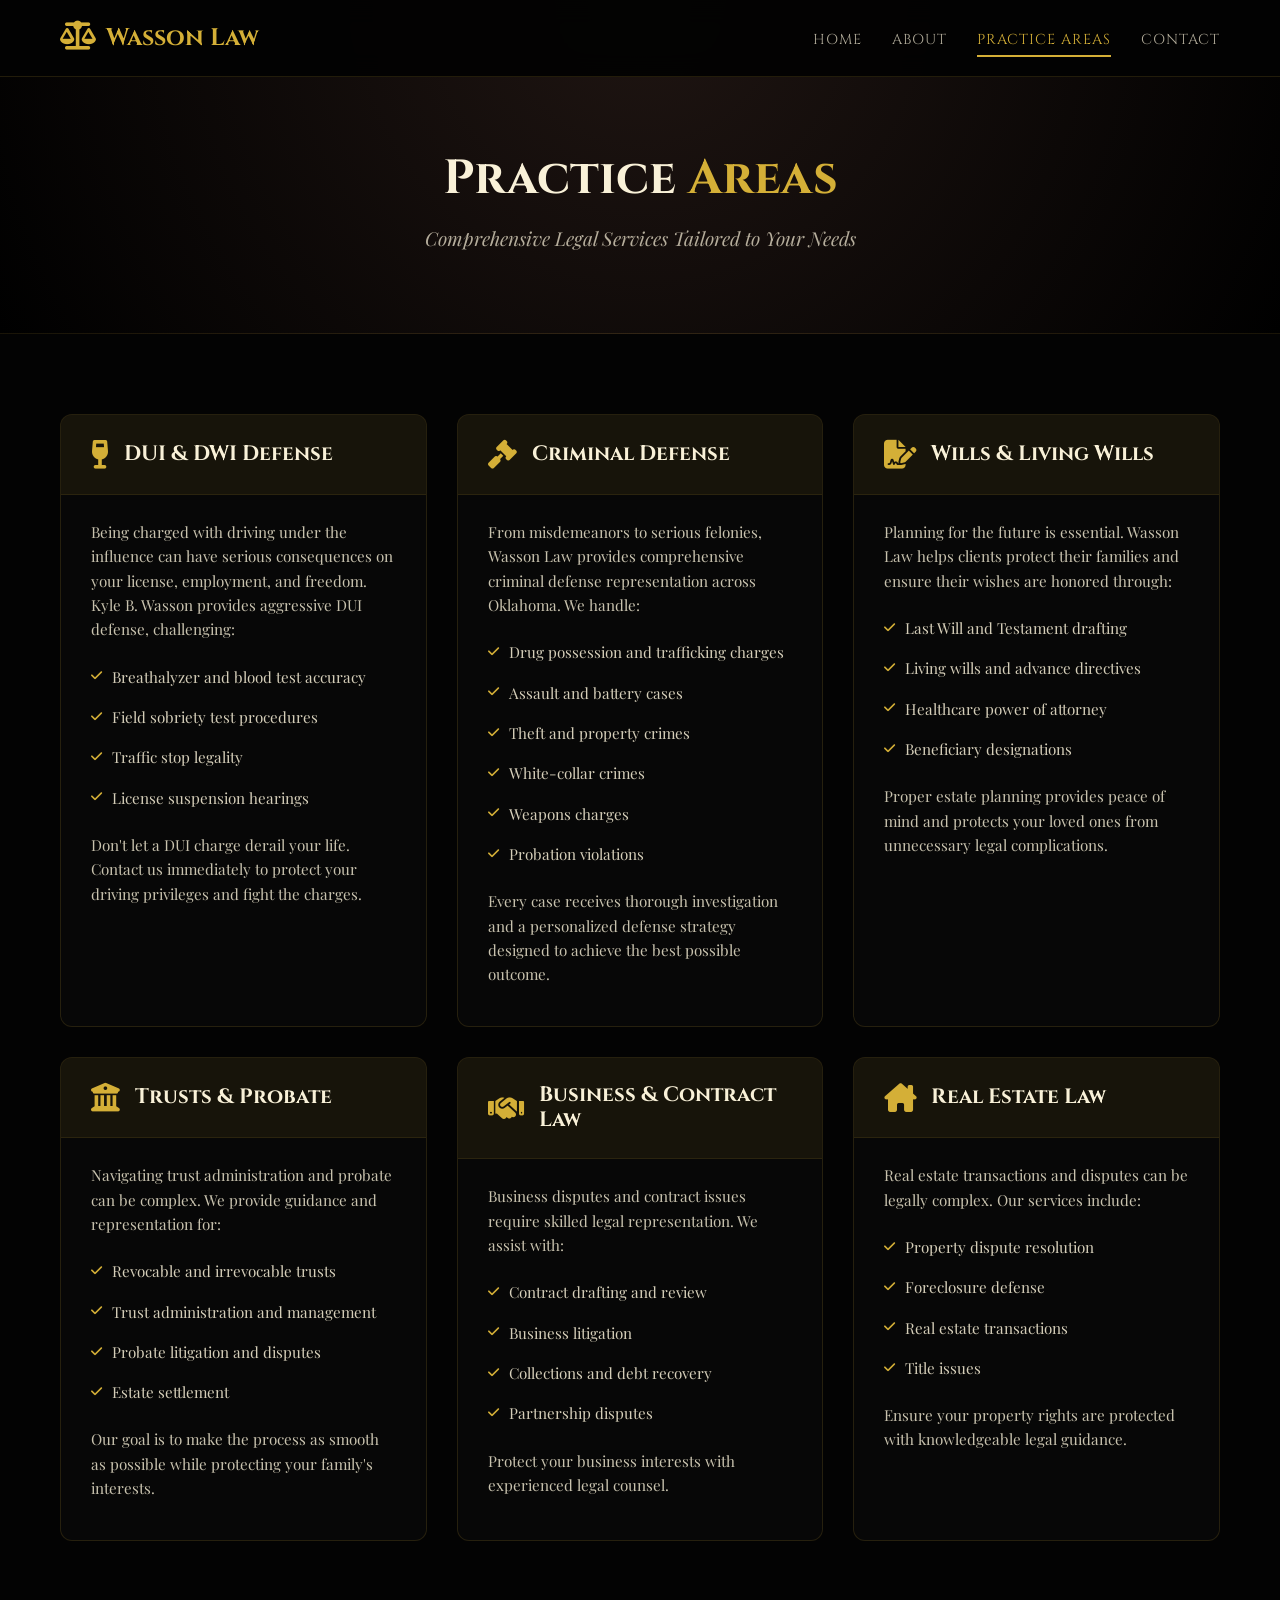
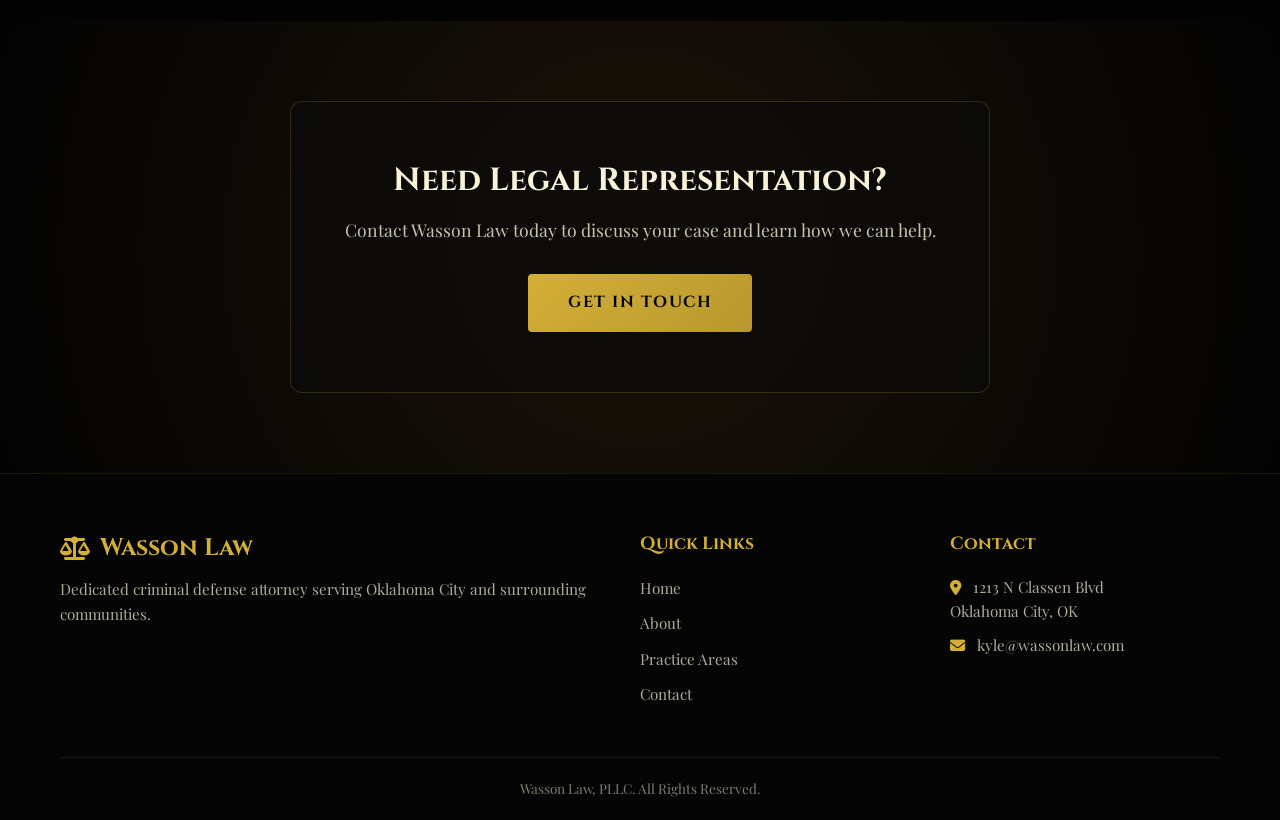
<file: practice-areas.html>
<!DOCTYPE html>
<html lang="en">
<head>
    <meta charset="UTF-8">
    <meta name="viewport" content="width=device-width, initial-scale=1.0">
    <title>Practice Areas | Wasson Law - Criminal Defense Attorney</title>
    <link rel="stylesheet" href="styles.css">
    <link href="https://fonts.googleapis.com/css2?family=Cinzel:wght@400;700;900&family=Playfair+Display:ital,wght@0,400;0,600;1,400&display=swap" rel="stylesheet">
    <link rel="stylesheet" href="https://cdnjs.cloudflare.com/ajax/libs/font-awesome/6.5.1/css/all.min.css">
</head>
<body>
    <nav class="navbar">
        <div class="nav-container">
            <a href="index.html" class="nav-logo">
                <span class="logo-icon"><i class="fas fa-scale-balanced"></i></span>
                <span class="logo-text">Wasson Law</span>
            </a>
            <ul class="nav-links">
                <li><a href="index.html">Home</a></li>
                <li><a href="about.html">About</a></li>
                <li><a href="practice-areas.html" class="active">Practice Areas</a></li>
                <li><a href="contact.html">Contact</a></li>
            </ul>
            <div class="hamburger">
                <span></span>
                <span></span>
                <span></span>
            </div>
        </div>
    </nav>

    <header class="page-header">
        <div class="page-header-content">
            <h1>Practice <span class="gold-text">Areas</span></h1>
            <p>Comprehensive Legal Services Tailored to Your Needs</p>
        </div>
    </header>

    <section class="practice-detail">
        <div class="container">
            <div class="practice-detail-grid">
                <div class="practice-detail-card">
                    <div class="practice-detail-header">
                        <i class="fas fa-wine-glass"></i>
                        <h2>DUI & DWI Defense</h2>
                    </div>
                    <div class="practice-detail-content">
                        <p>Being charged with driving under the influence can have serious consequences on your license, employment, and freedom. Kyle B. Wasson provides aggressive DUI defense, challenging:</p>
                        <ul>
                            <li><i class="fas fa-check"></i> Breathalyzer and blood test accuracy</li>
                            <li><i class="fas fa-check"></i> Field sobriety test procedures</li>
                            <li><i class="fas fa-check"></i> Traffic stop legality</li>
                            <li><i class="fas fa-check"></i> License suspension hearings</li>
                        </ul>
                        <p>Don't let a DUI charge derail your life. Contact us immediately to protect your driving privileges and fight the charges.</p>
                    </div>
                </div>

                <div class="practice-detail-card">
                    <div class="practice-detail-header">
                        <i class="fas fa-gavel"></i>
                        <h2>Criminal Defense</h2>
                    </div>
                    <div class="practice-detail-content">
                        <p>From misdemeanors to serious felonies, Wasson Law provides comprehensive criminal defense representation across Oklahoma. We handle:</p>
                        <ul>
                            <li><i class="fas fa-check"></i> Drug possession and trafficking charges</li>
                            <li><i class="fas fa-check"></i> Assault and battery cases</li>
                            <li><i class="fas fa-check"></i> Theft and property crimes</li>
                            <li><i class="fas fa-check"></i> White-collar crimes</li>
                            <li><i class="fas fa-check"></i> Weapons charges</li>
                            <li><i class="fas fa-check"></i> Probation violations</li>
                        </ul>
                        <p>Every case receives thorough investigation and a personalized defense strategy designed to achieve the best possible outcome.</p>
                    </div>
                </div>

                <div class="practice-detail-card">
                    <div class="practice-detail-header">
                        <i class="fas fa-file-signature"></i>
                        <h2>Wills & Living Wills</h2>
                    </div>
                    <div class="practice-detail-content">
                        <p>Planning for the future is essential. Wasson Law helps clients protect their families and ensure their wishes are honored through:</p>
                        <ul>
                            <li><i class="fas fa-check"></i> Last Will and Testament drafting</li>
                            <li><i class="fas fa-check"></i> Living wills and advance directives</li>
                            <li><i class="fas fa-check"></i> Healthcare power of attorney</li>
                            <li><i class="fas fa-check"></i> Beneficiary designations</li>
                        </ul>
                        <p>Proper estate planning provides peace of mind and protects your loved ones from unnecessary legal complications.</p>
                    </div>
                </div>

                <div class="practice-detail-card">
                    <div class="practice-detail-header">
                        <i class="fas fa-building-columns"></i>
                        <h2>Trusts & Probate</h2>
                    </div>
                    <div class="practice-detail-content">
                        <p>Navigating trust administration and probate can be complex. We provide guidance and representation for:</p>
                        <ul>
                            <li><i class="fas fa-check"></i> Revocable and irrevocable trusts</li>
                            <li><i class="fas fa-check"></i> Trust administration and management</li>
                            <li><i class="fas fa-check"></i> Probate litigation and disputes</li>
                            <li><i class="fas fa-check"></i> Estate settlement</li>
                        </ul>
                        <p>Our goal is to make the process as smooth as possible while protecting your family's interests.</p>
                    </div>
                </div>

                <div class="practice-detail-card">
                    <div class="practice-detail-header">
                        <i class="fas fa-handshake"></i>
                        <h2>Business & Contract Law</h2>
                    </div>
                    <div class="practice-detail-content">
                        <p>Business disputes and contract issues require skilled legal representation. We assist with:</p>
                        <ul>
                            <li><i class="fas fa-check"></i> Contract drafting and review</li>
                            <li><i class="fas fa-check"></i> Business litigation</li>
                            <li><i class="fas fa-check"></i> Collections and debt recovery</li>
                            <li><i class="fas fa-check"></i> Partnership disputes</li>
                        </ul>
                        <p>Protect your business interests with experienced legal counsel.</p>
                    </div>
                </div>

                <div class="practice-detail-card">
                    <div class="practice-detail-header">
                        <i class="fas fa-house-chimney"></i>
                        <h2>Real Estate Law</h2>
                    </div>
                    <div class="practice-detail-content">
                        <p>Real estate transactions and disputes can be legally complex. Our services include:</p>
                        <ul>
                            <li><i class="fas fa-check"></i> Property dispute resolution</li>
                            <li><i class="fas fa-check"></i> Foreclosure defense</li>
                            <li><i class="fas fa-check"></i> Real estate transactions</li>
                            <li><i class="fas fa-check"></i> Title issues</li>
                        </ul>
                        <p>Ensure your property rights are protected with knowledgeable legal guidance.</p>
                    </div>
                </div>
            </div>
        </div>
    </section>

    <section class="cta-section">
        <div class="container">
            <div class="cta-box">
                <h2>Need Legal Representation?</h2>
                <p>Contact Wasson Law today to discuss your case and learn how we can help.</p>
                <a href="contact.html" class="btn btn-primary btn-large">Get in Touch</a>
            </div>
        </div>
    </section>

    <footer class="footer">
        <div class="container">
            <div class="footer-grid">
                <div class="footer-brand">
                    <h3><i class="fas fa-scale-balanced"></i> Wasson Law</h3>
                    <p>Dedicated criminal defense attorney serving Oklahoma City and surrounding communities.</p>
                </div>
                <div class="footer-links">
                    <h4>Quick Links</h4>
                    <ul>
                        <li><a href="index.html">Home</a></li>
                        <li><a href="about.html">About</a></li>
                        <li><a href="practice-areas.html">Practice Areas</a></li>
                        <li><a href="contact.html">Contact</a></li>
                    </ul>
                </div>
                <div class="footer-contact">
                    <h4>Contact</h4>
                    <p><i class="fas fa-location-dot"></i> 1213 N Classen Blvd<br>Oklahoma City, OK</p>
                    <p><i class="fas fa-envelope"></i> kyle@wassonlaw.com</p>
                </div>
            </div>
            <div class="footer-bottom">
                <p> Wasson Law, PLLC. All Rights Reserved.</p>
            </div>
        </div>
    </footer>

    <script>
        const hamburger = document.querySelector('.hamburger');
        const navLinks = document.querySelector('.nav-links');
        hamburger.addEventListener('click', () => {
            navLinks.classList.toggle('active');
            hamburger.classList.toggle('active');
        });
    </script>
</body>
</html>
</file>
<file: css/styles.css>
@import url('https://fonts.googleapis.com/css2?family=Cinzel:wght@400;700;900&family=Playfair+Display:ital,wght@0,400;0,600;1,400&display=swap');

/* ============================================
   CSS VARIABLES
   ============================================ */
:root {
  --gold: #D4AF37;
  --gold-light: #F9F1D8;
  --gold-dim: #8a7326;
  --black: #030303;
  --panel-bg: rgba(10, 10, 10, 0.7);
  --accent: var(--gold);
  --font-size-h1: 2.25rem;
  --font-size-h2: 1.875rem;
  --font-size-h3: 1.5rem;
  --font-size-p: 1rem;
}

/* ============================================
   BASE RESET & TYPOGRAPHY
   ============================================ */
*, *::before, *::after {
  margin: 0;
  padding: 0;
  box-sizing: border-box;
}

html {
  scroll-behavior: smooth;
}

body {
  font-family: 'Playfair Display', serif;
  background-color: var(--black);
  background: radial-gradient(circle at top center, #1F1512 0%, #000000 100%);
  color: var(--gold-light);
  line-height: 1.6;
  min-height: 100vh;
  overflow-x: hidden;
}

h1, h2, h3, h4, h5, h6 {
  font-family: 'Cinzel', serif;
  font-weight: 700;
  color: var(--gold);
  line-height: 1.2;
}

h1 { font-size: var(--font-size-h1); }
h2 { font-size: var(--font-size-h2); }
h3 { font-size: var(--font-size-h3); }
p  { font-size: var(--font-size-p); }

a {
  color: var(--gold);
  text-decoration: none;
  transition: color 0.3s ease;
}

a:hover {
  color: var(--gold-light);
}

::selection {
  background: var(--accent, var(--gold));
  color: black;
}

/* ============================================
   UTILITY CLASSES
   ============================================ */
.font-display { font-family: 'Cinzel', serif; }
.font-serif { font-family: 'Playfair Display', serif; }

.text-gradient-gold {
  background: linear-gradient(90deg, var(--gold), var(--gold-light), var(--gold));
  background-size: 200% auto;
  -webkit-background-clip: text;
  -webkit-text-fill-color: transparent;
  background-clip: text;
  animation: shine 4s linear infinite;
}

.text-shadow-glow {
  text-shadow: 0 0 20px rgba(212, 175, 55, 0.4);
}

.glass-panel {
  background: rgba(10, 10, 10, 0.6);
  backdrop-filter: blur(12px);
  -webkit-backdrop-filter: blur(12px);
  border: 1px solid rgba(212, 175, 55, 0.15);
  border-radius: 12px;
  box-shadow: inset 0 0 30px rgba(0, 0, 0, 0.5);
}

.container {
  max-width: 1200px;
  margin: 0 auto;
  padding: 0 1.5rem;
}

.section-padding {
  padding: 5rem 0;
}

/* ============================================
   NAVIGATION
   ============================================ */
.navbar {
  position: fixed;
  top: 0;
  left: 0;
  width: 100%;
  z-index: 1000;
  padding: 1rem 0;
  transition: all 0.4s ease;
  background: transparent;
}

.navbar.scrolled {
  background: rgba(3, 3, 3, 0.95);
  backdrop-filter: blur(10px);
  border-bottom: 1px solid rgba(212, 175, 55, 0.15);
  box-shadow: 0 4px 20px rgba(0, 0, 0, 0.5);
}

.navbar .container {
  display: flex;
  justify-content: space-between;
  align-items: center;
}

.nav-logo {
  font-family: 'Cinzel', serif;
  font-size: 1.5rem;
  font-weight: 700;
  color: var(--gold);
  letter-spacing: 1px;
}

.nav-links {
  display: flex;
  list-style: none;
  gap: 2rem;
}

.nav-links a {
  font-family: 'Cinzel', serif;
  font-size: 0.875rem;
  font-weight: 400;
  color: rgba(212, 175, 55, 0.6);
  letter-spacing: 1px;
  text-transform: uppercase;
  position: relative;
  padding-bottom: 4px;
}

.nav-links a::after {
  content: '';
  position: absolute;
  bottom: 0;
  left: 0;
  width: 0;
  height: 2px;
  background: var(--gold);
  transition: width 0.3s ease;
}

.nav-links a:hover,
.nav-links a.active {
  color: var(--gold);
}

.nav-links a:hover::after,
.nav-links a.active::after {
  width: 100%;
}

.nav-links a.active {
  border-bottom: 2px solid var(--gold);
  box-shadow: 0 10px 20px -10px rgba(212, 175, 55, 0.5);
}

.hamburger {
  display: none;
  flex-direction: column;
  gap: 5px;
  cursor: pointer;
  z-index: 1001;
}

.hamburger span {
  width: 28px;
  height: 2px;
  background: var(--gold);
  transition: all 0.3s ease;
}

/* ============================================
   HERO SECTION
   ============================================ */
.hero {
  min-height: 100vh;
  display: flex;
  align-items: center;
  justify-content: center;
  text-align: center;
  position: relative;
  padding-top: 80px;
}

.hero::before {
  content: '';
  position: absolute;
  top: 0;
  left: 0;
  width: 100%;
  height: 100%;
  background: radial-gradient(circle at center, rgba(212, 175, 55, 0.05) 0%, transparent 70%);
  pointer-events: none;
}

.hero-content {
  position: relative;
  z-index: 1;
  max-width: 800px;
  padding: 2rem;
}

.hero h1 {
  font-size: clamp(2.5rem, 6vw, 4.5rem);
  font-weight: 900;
  margin-bottom: 1rem;
  letter-spacing: 2px;
}

.hero-subtitle {
  font-family: 'Playfair Display', serif;
  font-size: clamp(1.1rem, 2.5vw, 1.5rem);
  font-style: italic;
  color: rgba(249, 241, 216, 0.8);
  margin-bottom: 2rem;
}

.hero-line {
  width: 120px;
  height: 2px;
  background: linear-gradient(90deg, transparent, var(--gold), transparent);
  margin: 1.5rem auto;
}

.hero-description {
  font-size: 1.1rem;
  color: rgba(249, 241, 216, 0.7);
  margin-bottom: 2.5rem;
  max-width: 600px;
  margin-left: auto;
  margin-right: auto;
}

/* ============================================
   BUTTONS
   ============================================ */
.btn {
  display: inline-block;
  padding: 0.875rem 2.5rem;
  font-family: 'Cinzel', serif;
  font-size: 0.875rem;
  font-weight: 700;
  letter-spacing: 2px;
  text-transform: uppercase;
  border-radius: 4px;
  cursor: pointer;
  transition: all 0.3s ease;
  border: none;
  position: relative;
  overflow: hidden;
}

.btn-primary {
  background: linear-gradient(135deg, var(--gold), #b8982e);
  color: var(--black);
  box-shadow: 0 4px 15px rgba(212, 175, 55, 0.3);
}

.btn-primary:hover {
  background: linear-gradient(135deg, #e4bf47, var(--gold));
  box-shadow: 0 0 25px rgba(212, 175, 55, 0.5);
  transform: translateY(-2px);
}

.btn-outline {
  background: transparent;
  color: var(--gold);
  border: 2px solid var(--gold);
}

.btn-outline:hover {
  background: var(--gold);
  color: var(--black);
  box-shadow: 0 0 20px rgba(212, 175, 55, 0.4);
}

/* ============================================
   SECTION HEADERS
   ============================================ */
.section-header {
  text-align: center;
  margin-bottom: 3.5rem;
}

.section-header h2 {
  font-size: clamp(1.75rem, 4vw, 2.5rem);
  margin-bottom: 0.75rem;
}

.section-header p {
  color: rgba(249, 241, 216, 0.7);
  font-style: italic;
  max-width: 600px;
  margin: 0 auto;
}

.section-line {
  width: 80px;
  height: 2px;
  background: linear-gradient(90deg, transparent, var(--gold), transparent);
  margin: 1rem auto;
}

/* ============================================
   ABOUT SECTION
   ============================================ */
.about {
  background: linear-gradient(180deg, var(--black) 0%, rgba(31, 21, 18, 0.5) 50%, var(--black) 100%);
}

.about-grid {
  display: grid;
  grid-template-columns: 1fr 1fr;
  gap: 4rem;
  align-items: center;
}

.about-image {
  position: relative;
}

.about-placeholder {
  width: 100%;
  max-width: 400px;
  aspect-ratio: 3/4;
  margin: 0 auto;
  border: 2px solid rgba(212, 175, 55, 0.3);
  border-radius: 12px;
  display: flex;
  flex-direction: column;
  align-items: center;
  justify-content: center;
  background: rgba(10, 10, 10, 0.8);
  color: var(--gold);
  font-size: 4rem;
  position: relative;
  overflow: hidden;
}

.about-placeholder::before {
  content: '';
  position: absolute;
  top: -50%;
  left: -50%;
  width: 200%;
  height: 200%;
  background: radial-gradient(circle, rgba(212, 175, 55, 0.05) 0%, transparent 60%);
  animation: pulseSlow 4s ease-in-out infinite;
}

.about-placeholder i {
  position: relative;
  z-index: 1;
  margin-bottom: 1rem;
}

.about-placeholder span {
  font-family: 'Cinzel', serif;
  font-size: 1rem;
  color: var(--gold-light);
  position: relative;
  z-index: 1;
}

.about-text h3 {
  margin-bottom: 1.5rem;
  font-size: 1.75rem;
}

.about-text p {
  color: rgba(249, 241, 216, 0.75);
  margin-bottom: 1rem;
  line-height: 1.8;
}

.about-stats {
  display: flex;
  gap: 2rem;
  margin-top: 2rem;
}

.stat-item {
  text-align: center;
}

.stat-number {
  font-family: 'Cinzel', serif;
  font-size: 2.5rem;
  font-weight: 900;
  color: var(--gold);
  display: block;
}

.stat-label {
  font-size: 0.875rem;
  color: rgba(249, 241, 216, 0.6);
  text-transform: uppercase;
  letter-spacing: 1px;
}

/* ============================================
   PRACTICE AREAS
   ============================================ */
.practice-areas {
  background: var(--black);
  position: relative;
}

.practice-areas::before {
  content: '';
  position: absolute;
  top: 0;
  left: 0;
  width: 100%;
  height: 100%;
  background: radial-gradient(circle at 20% 80%, rgba(212, 175, 55, 0.03) 0%, transparent 50%);
  pointer-events: none;
}

.practice-grid {
  display: grid;
  grid-template-columns: repeat(4, 1fr);
  gap: 1.5rem;
  position: relative;
  z-index: 1;
}

.practice-card {
  background: rgba(10, 10, 10, 0.7);
  backdrop-filter: blur(10px);
  border: 1px solid rgba(212, 175, 55, 0.15);
  border-radius: 12px;
  padding: 2rem 1.5rem;
  text-align: center;
  transition: all 0.4s ease;
  position: relative;
  overflow: hidden;
}

.practice-card::before {
  content: '';
  position: absolute;
  top: 0;
  left: 0;
  width: 100%;
  height: 3px;
  background: linear-gradient(90deg, transparent, var(--gold), transparent);
  transform: scaleX(0);
  transition: transform 0.4s ease;
}

.practice-card:hover {
  border-color: rgba(212, 175, 55, 0.4);
  box-shadow: 0 10px 40px rgba(212, 175, 55, 0.1);
  transform: translateY(-5px);
}

.practice-card:hover::before {
  transform: scaleX(1);
}

.practice-icon {
  font-size: 2.5rem;
  color: var(--gold);
  margin-bottom: 1rem;
  display: block;
}

.practice-card h3 {
  font-size: 1.1rem;
  margin-bottom: 0.75rem;
}

.practice-card p {
  font-size: 0.9rem;
  color: rgba(249, 241, 216, 0.65);
  line-height: 1.6;
}

/* ============================================
   WHY CHOOSE US
   ============================================ */
.why-choose {
  background: linear-gradient(180deg, var(--black) 0%, rgba(20, 15, 10, 0.8) 50%, var(--black) 100%);
}

.features-grid {
  display: grid;
  grid-template-columns: repeat(3, 1fr);
  gap: 2rem;
}

.feature-item {
  text-align: center;
  padding: 2.5rem 2rem;
  border-radius: 12px;
  background: rgba(10, 10, 10, 0.5);
  border: 1px solid rgba(212, 175, 55, 0.1);
  transition: all 0.4s ease;
}

.feature-item:hover {
  border-color: rgba(212, 175, 55, 0.3);
  box-shadow: 0 8px 30px rgba(212, 175, 55, 0.08);
  transform: translateY(-3px);
}

.feature-icon {
  width: 70px;
  height: 70px;
  border-radius: 50%;
  background: rgba(212, 175, 55, 0.1);
  border: 1px solid rgba(212, 175, 55, 0.2);
  display: flex;
  align-items: center;
  justify-content: center;
  margin: 0 auto 1.5rem;
  font-size: 1.5rem;
  color: var(--gold);
  transition: all 0.3s ease;
}

.feature-item:hover .feature-icon {
  background: rgba(212, 175, 55, 0.2);
  box-shadow: 0 0 20px rgba(212, 175, 55, 0.2);
}

.feature-item h3 {
  font-size: 1.25rem;
  margin-bottom: 0.75rem;
}

.feature-item p {
  color: rgba(249, 241, 216, 0.7);
  font-size: 0.95rem;
  line-height: 1.7;
}

/* ============================================
   TESTIMONIALS
   ============================================ */
.testimonials {
  background: var(--black);
  position: relative;
}

.testimonials::before {
  content: '';
  position: absolute;
  top: 0;
  left: 0;
  width: 100%;
  height: 100%;
  background: radial-gradient(circle at 80% 20%, rgba(212, 175, 55, 0.03) 0%, transparent 50%);
  pointer-events: none;
}

.testimonial-grid {
  display: grid;
  grid-template-columns: repeat(3, 1fr);
  gap: 2rem;
  position: relative;
  z-index: 1;
}

.testimonial-card {
  background: rgba(10, 10, 10, 0.6);
  backdrop-filter: blur(10px);
  border: 1px solid rgba(212, 175, 55, 0.12);
  border-radius: 12px;
  padding: 2rem;
  position: relative;
  transition: all 0.4s ease;
}

.testimonial-card:hover {
  border-color: rgba(212, 175, 55, 0.3);
  box-shadow: 0 8px 30px rgba(0, 0, 0, 0.3);
}

.testimonial-quote {
  font-size: 3rem;
  color: var(--gold);
  opacity: 0.3;
  line-height: 1;
  margin-bottom: 0.5rem;
}

.testimonial-text {
  font-style: italic;
  color: rgba(249, 241, 216, 0.8);
  line-height: 1.8;
  margin-bottom: 1.5rem;
}

.testimonial-author {
  display: flex;
  align-items: center;
  gap: 1rem;
}

.testimonial-avatar {
  width: 50px;
  height: 50px;
  border-radius: 50%;
  background: rgba(212, 175, 55, 0.15);
  border: 1px solid rgba(212, 175, 55, 0.2);
  display: flex;
  align-items: center;
  justify-content: center;
  color: var(--gold);
  font-size: 1.2rem;
}

.testimonial-info h4 {
  font-size: 1rem;
  color: var(--gold-light);
  margin-bottom: 0.25rem;
}

.testimonial-info span {
  font-size: 0.8rem;
  color: rgba(249, 241, 216, 0.5);
}

/* ============================================
   CONTACT SECTION
   ============================================ */
.contact {
  background: linear-gradient(180deg, var(--black) 0%, rgba(31, 21, 18, 0.6) 50%, var(--black) 100%);
}

.contact-grid {
  display: grid;
  grid-template-columns: 1fr 1fr;
  gap: 4rem;
  align-items: start;
}

.contact-info h3 {
  margin-bottom: 1.5rem;
}

.contact-info p {
  color: rgba(249, 241, 216, 0.75);
  margin-bottom: 2rem;
  line-height: 1.8;
}

.contact-details {
  list-style: none;
}

.contact-details li {
  display: flex;
  align-items: center;
  gap: 1rem;
  margin-bottom: 1.25rem;
  color: rgba(249, 241, 216, 0.8);
}

.contact-details i {
  width: 45px;
  height: 45px;
  border-radius: 50%;
  background: rgba(212, 175, 55, 0.1);
  border: 1px solid rgba(212, 175, 55, 0.2);
  display: flex;
  align-items: center;
  justify-content: center;
  color: var(--gold);
  font-size: 1rem;
  flex-shrink: 0;
}

.contact-form {
  background: rgba(10, 10, 10, 0.7);
  backdrop-filter: blur(12px);
  border: 1px solid rgba(212, 175, 55, 0.15);
  border-radius: 12px;
  padding: 2.5rem;
}

.form-group {
  margin-bottom: 1.5rem;
}

.form-group label {
  display: block;
  font-family: 'Cinzel', serif;
  font-size: 0.8rem;
  font-weight: 600;
  color: var(--gold);
  margin-bottom: 0.5rem;
  letter-spacing: 1px;
  text-transform: uppercase;
}

.form-control {
  width: 100%;
  padding: 0.875rem 1rem;
  font-family: 'Playfair Display', serif;
  font-size: 1rem;
  color: var(--gold-light);
  background: rgba(255, 255, 255, 0.03);
  border: 1px solid rgba(212, 175, 55, 0.2);
  border-radius: 6px;
  transition: all 0.3s ease;
  outline: none;
}

.form-control::placeholder {
  color: rgba(249, 241, 216, 0.35);
}

.form-control:focus {
  border-color: var(--accent, var(--gold));
  background: rgba(212, 175, 55, 0.05);
  box-shadow: 0 0 15px rgba(212, 175, 55, 0.1);
}

.form-control:-webkit-autofill,
.form-control:-webkit-autofill:hover,
.form-control:-webkit-autofill:focus {
  -webkit-box-shadow: 0 0 0 1000px #1a1a1a inset;
  -webkit-text-fill-color: var(--gold-light);
  transition: background-color 5000s ease-in-out 0s;
}

select.form-control {
  appearance: none;
  -webkit-appearance: none;
  background-image: url("data:image/svg+xml,%3Csvg xmlns='http://www.w3.org/2000/svg' width='12' height='12' viewBox='0 0 12 12'%3E%3Cpath fill='%23D4AF37' d='M6 8L1 3h10z'/%3E%3C/svg%3E");
  background-repeat: no-repeat;
  background-position: right 1rem center;
  padding-right: 2.5rem;
}

select.form-control option {
  background: #1a1a1a;
  color: var(--gold-light);
}

textarea.form-control {
  min-height: 140px;
  resize: vertical;
  line-height: 1.8;
}

/* ============================================
   FOOTER
   ============================================ */
.footer {
  background: rgba(3, 3, 3, 0.95);
  border-top: 1px solid rgba(212, 175, 55, 0.1);
  padding: 3rem 0 1.5rem;
}

.footer-content {
  display: grid;
  grid-template-columns: 2fr 1fr 1fr;
  gap: 3rem;
  margin-bottom: 2.5rem;
}

.footer-brand h3 {
  font-size: 1.5rem;
  margin-bottom: 1rem;
}

.footer-brand p {
  color: rgba(249, 241, 216, 0.6);
  font-size: 0.9rem;
  line-height: 1.7;
}

.footer-links h4 {
  font-size: 1rem;
  margin-bottom: 1rem;
  color: var(--gold-light);
}

.footer-links ul {
  list-style: none;
}

.footer-links li {
  margin-bottom: 0.5rem;
}

.footer-links a {
  color: rgba(249, 241, 216, 0.6);
  font-size: 0.9rem;
  transition: color 0.3s ease;
}

.footer-links a:hover {
  color: var(--gold);
}

.footer-bottom {
  border-top: 1px solid rgba(212, 175, 55, 0.1);
  padding-top: 1.5rem;
  text-align: center;
}

.footer-bottom p {
  color: rgba(249, 241, 216, 0.4);
  font-size: 0.85rem;
}

/* ============================================
   ANIMATIONS
   ============================================ */
@keyframes fadeInUp {
  from {
    opacity: 0;
    transform: translateY(30px);
  }
  to {
    opacity: 1;
    transform: translateY(0);
  }
}

@keyframes pulseSlow {
  0%, 100% {
    opacity: 0.6;
  }
  50% {
    opacity: 1;
  }
}

@keyframes shine {
  0% {
    background-position: 200% center;
  }
  100% {
    background-position: -200% center;
  }
}

.animate-fade-in-up {
  opacity: 0;
  animation: fadeInUp 1s cubic-bezier(0.2, 0.8, 0.2, 1) forwards;
}

.animate-pulse-slow {
  animation: pulseSlow 4s ease-in-out infinite;
}

/* Scroll-triggered animation states */
.reveal {
  opacity: 0;
  transform: translateY(30px);
  transition: all 0.8s cubic-bezier(0.2, 0.8, 0.2, 1);
}

.reveal.active {
  opacity: 1;
  transform: translateY(0);
}

/* ============================================
   SCROLLBAR
   ============================================ */
::-webkit-scrollbar {
  width: 8px;
}

::-webkit-scrollbar-track {
  background: rgba(0, 0, 0, 0.4);
}

::-webkit-scrollbar-thumb {
  background: rgba(212, 175, 55, 0.6);
  border-radius: 4px;
}

::-webkit-scrollbar-thumb:hover {
  background: var(--accent, var(--gold));
}

/* Firefox */
* {
  scrollbar-width: thin;
  scrollbar-color: rgba(212, 175, 55, 0.7) rgba(0, 0, 0, 0.4);
}

/* ============================================
   RESPONSIVE BREAKPOINTS
   ============================================ */
@media (max-width: 1024px) {
  .practice-grid {
    grid-template-columns: repeat(2, 1fr);
  }
  
  .about-grid,
  .contact-grid {
    gap: 2.5rem;
  }
}

@media (max-width: 768px) {
  .hamburger {
    display: flex;
  }
  
  .nav-links {
    position: fixed;
    top: 0;
    right: -100%;
    width: 280px;
    height: 100vh;
    background: rgba(3, 3, 3, 0.98);
    backdrop-filter: blur(20px);
    flex-direction: column;
    align-items: center;
    justify-content: center;
    gap: 2.5rem;
    transition: right 0.4s ease;
    border-left: 1px solid rgba(212, 175, 55, 0.15);
  }
  
  .nav-links.active {
    right: 0;
  }
  
  .nav-links a {
    font-size: 1rem;
  }
  
  .about-grid,
  .contact-grid {
    grid-template-columns: 1fr;
  }
  
  .about-image {
    order: -1;
  }
  
  .features-grid,
  .testimonial-grid {
    grid-template-columns: 1fr;
  }
  
  .practice-grid {
    grid-template-columns: 1fr;
  }
  
  .about-stats {
    justify-content: center;
  }
  
  .footer-content {
    grid-template-columns: 1fr;
    text-align: center;
    gap: 2rem;
  }
  
  .section-padding {
    padding: 3.5rem 0;
  }
}

@media (max-width: 480px) {
  .hero h1 {
    font-size: 2rem;
  }
  
  .hero-subtitle {
    font-size: 1rem;
  }
  
  .btn {
    padding: 0.75rem 1.75rem;
    font-size: 0.8rem;
  }
  
  .stat-number {
    font-size: 2rem;
  }
  
  .contact-form {
    padding: 1.5rem;
  }
  
  .practice-card,
  .feature-item,
  .testimonial-card {
    padding: 1.5rem;
  }
}
</file>
<file: styles.css>
/* ============================================
   WASSON LAW - DARK THEME STYLESHEET
   Attorney: Kyle B. Wasson
   ============================================ */

@import url('https://fonts.googleapis.com/css2?family=Cinzel:wght@400;700;900&family=Playfair+Display:ital,wght@0,400;0,600;1,400&display=swap');

/* CSS Variables */
:root {
    --gold: #D4AF37;
    --gold-light: #F9F1D8;
    --gold-dim: #8a7326;
    --black: #030303;
    --panel-bg: rgba(10, 10, 10, 0.7);
    --accent: var(--gold);
    --font-display: 'Cinzel', serif;
    --font-serif: 'Playfair Display', serif;
}

/* Reset & Base */
* {
    margin: 0;
    padding: 0;
    box-sizing: border-box;
}

html {
    scroll-behavior: smooth;
}

body {
    font-family: var(--font-serif);
    background-color: var(--black);
    color: var(--gold-light);
    line-height: 1.6;
    overflow-x: hidden;
}

a {
    color: var(--gold);
    text-decoration: none;
    transition: all 0.3s ease;
}

a:hover {
    color: var(--gold-light);
}

.container {
    max-width: 1200px;
    margin: 0 auto;
    padding: 0 20px;
}

/* Typography */
h1, h2, h3, h4, h5, h6 {
    font-family: var(--font-display);
    color: var(--gold-light);
    line-height: 1.2;
}

.section-title {
    font-size: 2.25rem;
    margin-bottom: 2rem;
    position: relative;
}

.section-title::after {
    content: '';
    display: block;
    width: 60px;
    height: 2px;
    background: var(--gold);
    margin-top: 10px;
}

.text-center {
    text-align: center;
}

.text-center::after {
    margin-left: auto;
    margin-right: auto;
}

.gold-text {
    color: var(--gold);
}

/* Navigation */
.navbar {
    position: fixed;
    top: 0;
    left: 0;
    right: 0;
    z-index: 1000;
    background: rgba(3, 3, 3, 0.95);
    backdrop-filter: blur(12px);
    border-bottom: 1px solid rgba(212, 175, 55, 0.15);
    padding: 15px 0;
}

.nav-container {
    max-width: 1200px;
    margin: 0 auto;
    padding: 0 20px;
    display: flex;
    justify-content: space-between;
    align-items: center;
}

.nav-logo {
    display: flex;
    align-items: center;
    gap: 10px;
    font-family: var(--font-display);
    font-size: 1.5rem;
    font-weight: 700;
    color: var(--gold);
}

.logo-icon {
    font-size: 1.8rem;
}

.nav-links {
    display: flex;
    list-style: none;
    gap: 30px;
}

.nav-links a {
    font-family: var(--font-display);
    font-size: 0.9rem;
    text-transform: uppercase;
    letter-spacing: 1px;
    padding: 8px 0;
    position: relative;
    color: rgba(249, 241, 216, 0.7);
}

.nav-links a::after {
    content: '';
    position: absolute;
    bottom: 0;
    left: 0;
    width: 0;
    height: 2px;
    background: var(--gold);
    transition: width 0.3s ease;
}

.nav-links a:hover,
.nav-links a.active {
    color: var(--gold);
}

.nav-links a:hover::after,
.nav-links a.active::after {
    width: 100%;
}

.hamburger {
    display: none;
    flex-direction: column;
    gap: 5px;
    cursor: pointer;
}

.hamburger span {
    display: block;
    width: 25px;
    height: 2px;
    background: var(--gold);
    transition: all 0.3s ease;
}

/* Hero Section */
.hero {
    min-height: 100vh;
    display: flex;
    align-items: center;
    justify-content: center;
    position: relative;
    background: radial-gradient(circle at top center, #1F1512 0%, #000000 100%);
    padding-top: 80px;
}

.hero-overlay {
    position: absolute;
    inset: 0;
    background: url("data:image/svg+xml,%3Csvg viewBox='0 0 400 400' xmlns='http://www.w3.org/2000/svg'%3E%3Cfilter id='noiseFilter'%3E%3CfeTurbulence type='fractalNoise' baseFrequency='0.9' numOctaves='3' stitchTiles='stitch'/%3E%3C/filter%3E%3Crect width='100%25' height='100%25' filter='url(%23noiseFilter)'/%3E%3C/svg%3E");
    opacity: 0.03;
    pointer-events: none;
}

.hero-content {
    text-align: center;
    z-index: 1;
    max-width: 800px;
    padding: 0 20px;
}

.hero-title {
    font-size: clamp(2rem, 5vw, 3.5rem);
    font-weight: 900;
    margin-bottom: 1.5rem;
    text-shadow: 0 0 30px rgba(212, 175, 55, 0.3);
}

.hero-subtitle {
    font-size: 1.25rem;
    color: rgba(249, 241, 216, 0.8);
    margin-bottom: 2.5rem;
    font-style: italic;
}

.hero-buttons {
    display: flex;
    gap: 20px;
    justify-content: center;
    flex-wrap: wrap;
}

.hero-scroll {
    position: absolute;
    bottom: 30px;
    left: 50%;
    transform: translateX(-50%);
    animation: bounce 2s infinite;
    color: var(--gold);
    font-size: 1.5rem;
}

@keyframes bounce {
    0%, 20%, 50%, 80%, 100% { transform: translateX(-50%) translateY(0); }
    40% { transform: translateX(-50%) translateY(-10px); }
    60% { transform: translateX(-50%) translateY(-5px); }
}

/* Buttons */
.btn {
    display: inline-block;
    padding: 14px 32px;
    font-family: var(--font-display);
    font-size: 0.9rem;
    text-transform: uppercase;
    letter-spacing: 1.5px;
    border-radius: 4px;
    cursor: pointer;
    transition: all 0.3s ease;
    border: none;
    text-align: center;
}

.btn-primary {
    background: linear-gradient(135deg, var(--gold) 0%, #b8982e 100%);
    color: var(--black);
    font-weight: 700;
}

.btn-primary:hover {
    box-shadow: 0 0 25px rgba(212, 175, 55, 0.5);
    transform: translateY(-2px);
    color: var(--black);
}

.btn-secondary {
    background: transparent;
    color: var(--gold);
    border: 1px solid var(--gold);
}

.btn-secondary:hover {
    background: rgba(212, 175, 55, 0.1);
    color: var(--gold-light);
}

.btn-outline {
    background: transparent;
    color: var(--gold);
    border: 1px solid var(--gold);
    padding: 12px 28px;
}

.btn-outline:hover {
    background: rgba(212, 175, 55, 0.1);
}

.btn-large {
    padding: 16px 40px;
    font-size: 1rem;
}

.btn-full {
    width: 100%;
}

/* Intro Section */
.intro-section {
    padding: 100px 0;
    background: linear-gradient(180deg, var(--black) 0%, #0a0a0a 100%);
}

.intro-grid {
    display: grid;
    grid-template-columns: 1fr 1fr;
    gap: 60px;
    align-items: center;
}

.intro-text p {
    font-size: 1.1rem;
    margin-bottom: 1.5rem;
    color: rgba(249, 241, 216, 0.85);
}

.intro-card {
    background: rgba(10, 10, 10, 0.6);
    backdrop-filter: blur(12px);
    border: 1px solid rgba(212, 175, 55, 0.15);
    border-radius: 12px;
    padding: 40px;
    text-align: center;
}

.attorney-placeholder {
    width: 150px;
    height: 150px;
    border-radius: 50%;
    border: 2px solid var(--gold);
    margin: 0 auto 20px;
    display: flex;
    align-items: center;
    justify-content: center;
    background: rgba(212, 175, 55, 0.05);
}

.attorney-placeholder i {
    font-size: 4rem;
    color: var(--gold);
}

.intro-card h3 {
    font-size: 1.5rem;
    margin-bottom: 5px;
}

.intro-card > p {
    color: var(--gold);
    font-style: italic;
    margin-bottom: 20px;
}

.credentials {
    display: flex;
    flex-direction: column;
    gap: 10px;
}

.credentials span {
    font-size: 0.9rem;
    color: rgba(249, 241, 216, 0.7);
}

.credentials i {
    color: var(--gold);
    margin-right: 8px;
}

/* Practice Preview */
.practice-preview {
    padding: 100px 0;
    background: #0a0a0a;
}

.practice-grid {
    display: grid;
    grid-template-columns: repeat(auto-fit, minmax(260px, 1fr));
    gap: 30px;
    margin-top: 50px;
}

.practice-card {
    background: rgba(10, 10, 10, 0.6);
    backdrop-filter: blur(12px);
    border: 1px solid rgba(212, 175, 55, 0.15);
    border-radius: 12px;
    padding: 35px;
    transition: all 0.3s ease;
}

.practice-card:hover {
    border-color: rgba(212, 175, 55, 0.4);
    transform: translateY(-5px);
    box-shadow: 0 10px 40px rgba(0, 0, 0, 0.4);
}

.practice-icon {
    font-size: 2.5rem;
    color: var(--gold);
    margin-bottom: 20px;
}

.practice-card h3 {
    font-size: 1.25rem;
    margin-bottom: 12px;
}

.practice-card p {
    color: rgba(249, 241, 216, 0.75);
    font-size: 0.95rem;
    margin-bottom: 20px;
}

.card-link {
    font-family: var(--font-display);
    font-size: 0.85rem;
    text-transform: uppercase;
    letter-spacing: 1px;
}

.card-link i {
    margin-left: 5px;
    transition: transform 0.3s ease;
}

.card-link:hover i {
    transform: translateX(5px);
}

/* CTA Section */
.cta-section {
    padding: 80px 0;
    background: radial-gradient(circle at center, #1a1208 0%, var(--black) 100%);
}

.cta-box {
    text-align: center;
    max-width: 700px;
    margin: 0 auto;
    padding: 60px 40px;
    background: rgba(10, 10, 10, 0.7);
    border: 1px solid rgba(212, 175, 55, 0.2);
    border-radius: 12px;
}

.cta-box h2 {
    font-size: 2rem;
    margin-bottom: 15px;
}

.cta-box p {
    color: rgba(249, 241, 216, 0.8);
    margin-bottom: 30px;
    font-size: 1.1rem;
}

/* Why Choose */
.why-choose {
    padding: 100px 0;
    background: var(--black);
}

.features-grid {
    display: grid;
    grid-template-columns: repeat(auto-fit, minmax(250px, 1fr));
    gap: 40px;
    margin-top: 50px;
}

.feature {
    text-align: center;
    padding: 30px;
}

.feature-icon {
    font-size: 2.5rem;
    color: var(--gold);
    margin-bottom: 20px;
}

.feature h3 {
    font-size: 1.2rem;
    margin-bottom: 12px;
}

.feature p {
    color: rgba(249, 241, 216, 0.75);
    font-size: 0.95rem;
}

/* Footer */
.footer {
    background: #050505;
    border-top: 1px solid rgba(212, 175, 55, 0.1);
    padding: 60px 0 20px;
}

.footer-grid {
    display: grid;
    grid-template-columns: 2fr 1fr 1fr;
    gap: 40px;
    margin-bottom: 40px;
}

.footer-brand h3 {
    color: var(--gold);
    font-size: 1.5rem;
    margin-bottom: 15px;
    display: flex;
    align-items: center;
    gap: 10px;
}

.footer-brand p {
    color: rgba(249, 241, 216, 0.7);
    font-size: 0.95rem;
}

.footer-links h4,
.footer-contact h4 {
    font-size: 1.1rem;
    margin-bottom: 20px;
    color: var(--gold);
}

.footer-links ul {
    list-style: none;
}

.footer-links li {
    margin-bottom: 10px;
}

.footer-links a {
    color: rgba(249, 241, 216, 0.7);
    font-size: 0.95rem;
}

.footer-links a:hover {
    color: var(--gold);
}

.footer-contact p {
    color: rgba(249, 241, 216, 0.7);
    font-size: 0.95rem;
    margin-bottom: 10px;
}

.footer-contact i {
    color: var(--gold);
    margin-right: 8px;
}

.footer-bottom {
    text-align: center;
    padding-top: 20px;
    border-top: 1px solid rgba(212, 175, 55, 0.1);
}

.footer-bottom p {
    color: rgba(249, 241, 216, 0.5);
    font-size: 0.85rem;
}

.footer-bottom .disclaimer {
    margin-top: 5px;
    font-size: 0.8rem;
}

/* Page Header */
.page-header {
    padding: 150px 0 80px;
    text-align: center;
    background: radial-gradient(circle at top center, #1F1512 0%, #000000 100%);
    border-bottom: 1px solid rgba(212, 175, 55, 0.1);
}

.page-header-content h1 {
    font-size: clamp(2rem, 4vw, 3rem);
    margin-bottom: 15px;
}

.page-header-content p {
    font-size: 1.2rem;
    color: rgba(249, 241, 216, 0.7);
    font-style: italic;
}

/* About Page */
.about-section {
    padding: 80px 0;
    background: var(--black);
}

.about-grid {
    display: grid;
    grid-template-columns: 1fr 2fr;
    gap: 60px;
    align-items: start;
}

.about-image {
    position: sticky;
    top: 100px;
}

.about-placeholder {
    width: 100%;
    aspect-ratio: 3/4;
    border: 2px solid var(--gold);
    border-radius: 8px;
    display: flex;
    align-items: center;
    justify-content: center;
    background: rgba(212, 175, 55, 0.05);
    margin-bottom: 20px;
}

.about-placeholder i {
    font-size: 5rem;
    color: var(--gold);
}

.about-credentials {
    text-align: center;
}

.about-credentials h3 {
    font-size: 1.5rem;
    margin-bottom: 5px;
}

.about-credentials .title {
    color: var(--gold);
    font-style: italic;
    margin-bottom: 15px;
}

.cred-list {
    display: flex;
    flex-direction: column;
    gap: 8px;
}

.cred-list span {
    font-size: 0.85rem;
    color: rgba(249, 241, 216, 0.7);
}

.cred-list i {
    color: var(--gold);
    margin-right: 8px;
}

.about-content h3 {
    font-size: 1.3rem;
    margin: 30px 0 15px;
    color: var(--gold);
}

.about-content p {
    color: rgba(249, 241, 216, 0.85);
    margin-bottom: 1rem;
}

.about-content blockquote {
    border-left: 3px solid var(--gold);
    padding-left: 20px;
    margin: 30px 0;
    font-style: italic;
    font-size: 1.1rem;
    color: rgba(249, 241, 216, 0.9);
}

.about-content blockquote cite {
    display: block;
    margin-top: 10px;
    font-size: 0.9rem;
    color: var(--gold);
    font-style: normal;
}

/* Experience Section */
.experience-section {
    padding: 80px 0;
    background: #0a0a0a;
}

.expertise-grid {
    display: grid;
    grid-template-columns: repeat(auto-fit, minmax(300px, 1fr));
    gap: 30px;
    margin-top: 50px;
}

.expertise-item {
    background: rgba(10, 10, 10, 0.6);
    border: 1px solid rgba(212, 175, 55, 0.15);
    border-radius: 8px;
    padding: 30px;
    text-align: center;
    transition: all 0.3s ease;
}

.expertise-item:hover {
    border-color: rgba(212, 175, 55, 0.4);
}

.expertise-item i {
    font-size: 2.5rem;
    color: var(--gold);
    margin-bottom: 15px;
}

.expertise-item h4 {
    font-size: 1.1rem;
    margin-bottom: 10px;
}

.expertise-item p {
    color: rgba(249, 241, 216, 0.7);
    font-size: 0.9rem;
}

/* Practice Areas Page */
.practice-detail {
    padding: 80px 0;
    background: var(--black);
}

.practice-detail-grid {
    display: grid;
    grid-template-columns: repeat(auto-fit, minmax(350px, 1fr));
    gap: 30px;
}

.practice-detail-card {
    background: rgba(10, 10, 10, 0.6);
    border: 1px solid rgba(212, 175, 55, 0.15);
    border-radius: 12px;
    overflow: hidden;
    transition: all 0.3s ease;
}

.practice-detail-card:hover {
    border-color: rgba(212, 175, 55, 0.4);
    transform: translateY(-3px);
}

.practice-detail-header {
    background: rgba(212, 175, 55, 0.08);
    padding: 25px 30px;
    display: flex;
    align-items: center;
    gap: 15px;
    border-bottom: 1px solid rgba(212, 175, 55, 0.1);
}

.practice-detail-header i {
    font-size: 1.8rem;
    color: var(--gold);
}

.practice-detail-header h2 {
    font-size: 1.3rem;
}

.practice-detail-content {
    padding: 25px 30px;
}

.practice-detail-content p {
    color: rgba(249, 241, 216, 0.8);
    margin-bottom: 15px;
    font-size: 0.95rem;
}

.practice-detail-content ul {
    list-style: none;
    margin-bottom: 15px;
}

.practice-detail-content li {
    padding: 8px 0;
    color: rgba(249, 241, 216, 0.85);
    font-size: 0.95rem;
    display: flex;
    align-items: center;
    gap: 10px;
}

.practice-detail-content li i {
    color: var(--gold);
    font-size: 0.8rem;
}

/* Contact Page */
.contact-section {
    padding: 80px 0;
    background: var(--black);
}

.contact-grid {
    display: grid;
    grid-template-columns: 1fr 1fr;
    gap: 60px;
}

.contact-intro {
    font-size: 1.1rem;
    color: rgba(249, 241, 216, 0.85);
    margin-bottom: 30px;
}

.contact-details {
    display: flex;
    flex-direction: column;
    gap: 25px;
    margin-bottom: 30px;
}

.contact-item {
    display: flex;
    gap: 15px;
    align-items: flex-start;
}

.contact-icon {
    width: 45px;
    height: 45px;
    border-radius: 50%;
    background: rgba(212, 175, 55, 0.1);
    border: 1px solid rgba(212, 175, 55, 0.2);
    display: flex;
    align-items: center;
    justify-content: center;
    flex-shrink: 0;
}

.contact-icon i {
    color: var(--gold);
    font-size: 1rem;
}

.contact-text h4 {
    font-size: 1rem;
    margin-bottom: 5px;
    color: var(--gold);
}

.contact-text p {
    color: rgba(249, 241, 216, 0.8);
    font-size: 0.95rem;
}

.contact-urgent {
    background: rgba(212, 175, 55, 0.08);
    border: 1px solid rgba(212, 175, 55, 0.2);
    border-radius: 8px;
    padding: 20px;
    display: flex;
    gap: 15px;
    align-items: flex-start;
}

.contact-urgent i {
    color: var(--gold);
    font-size: 1.5rem;
    flex-shrink: 0;
}

.contact-urgent p {
    color: rgba(249, 241, 216, 0.9);
    font-size: 0.95rem;
}

/* Contact Form */
.contact-form-container {
    background: rgba(10, 10, 10, 0.6);
    border: 1px solid rgba(212, 175, 55, 0.15);
    border-radius: 12px;
    padding: 40px;
}

.contact-form-container h3 {
    font-size: 1.4rem;
    margin-bottom: 25px;
    color: var(--gold);
}

.form-group {
    margin-bottom: 20px;
}

.form-group label {
    display: block;
    margin-bottom: 8px;
    font-family: var(--font-display);
    font-size: 0.85rem;
    text-transform: uppercase;
    letter-spacing: 1px;
    color: rgba(249, 241, 216, 0.8);
}

.form-control {
    width: 100%;
    padding: 12px 15px;
    background: rgba(255, 255, 255, 0.03);
    border: 1px solid rgba(212, 175, 55, 0.2);
    border-radius: 6px;
    color: var(--gold-light);
    font-family: var(--font-serif);
    font-size: 1rem;
    transition: all 0.3s ease;
}

.form-control:focus {
    outline: none;
    border-color: var(--gold);
    background: rgba(212, 175, 55, 0.05);
    box-shadow: 0 0 15px rgba(212, 175, 55, 0.1);
}

.form-control::placeholder {
    color: rgba(249, 241, 216, 0.4);
}

.form-select {
    appearance: none;
    background-image: url("data:image/svg+xml,%3Csvg xmlns='http://www.w3.org/2000/svg' width='12' height='12' viewBox='0 0 12 12'%3E%3Cpath fill='%23D4AF37' d='M6 8L1 3h10z'/%3E%3C/svg%3E");
    background-repeat: no-repeat;
    background-position: right 15px center;
    padding-right: 40px;
}

.form-select option {
    background: #1a1a1a;
    color: var(--gold-light);
}

textarea.form-control {
    resize: vertical;
    min-height: 120px;
}

.form-disclaimer {
    margin-top: 15px;
    font-size: 0.8rem;
    color: rgba(249, 241, 216, 0.5);
    text-align: center;
}

/* Map Section */
.map-section {
    position: relative;
}

.map-container {
    position: relative;
    width: 100%;
}

.map-container iframe {
    display: block;
    filter: grayscale(0.8) brightness(0.4);
}

.map-overlay-card {
    position: absolute;
    bottom: 30px;
    left: 50%;
    transform: translateX(-50%);
    background: rgba(10, 10, 10, 0.9);
    backdrop-filter: blur(12px);
    border: 1px solid rgba(212, 175, 55, 0.2);
    border-radius: 8px;
    padding: 20px 30px;
    text-align: center;
    z-index: 10;
}

.map-overlay-card h4 {
    color: var(--gold);
    font-size: 1.1rem;
    margin-bottom: 8px;
    display: flex;
    align-items: center;
    justify-content: center;
    gap: 8px;
}

.map-overlay-card p {
    color: rgba(249, 241, 216, 0.8);
    font-size: 0.9rem;
    margin-bottom: 5px;
}

/* Animations */
@keyframes fadeInUp {
    from {
        opacity: 0;
        transform: translateY(30px);
    }
    to {
        opacity: 1;
        transform: translateY(0);
    }
}

/* Responsive */
@media (max-width: 1024px) {
    .intro-grid,
    .about-grid,
    .contact-grid {
        grid-template-columns: 1fr;
        gap: 40px;
    }
    
    .about-image {
        position: static;
        max-width: 400px;
        margin: 0 auto;
    }
}

@media (max-width: 768px) {
    .nav-links {
        position: fixed;
        top: 70px;
        left: 0;
        right: 0;
        background: rgba(3, 3, 3, 0.98);
        flex-direction: column;
        align-items: center;
        padding: 30px 0;
        gap: 20px;
        transform: translateY(-150%);
        transition: transform 0.3s ease;
        border-bottom: 1px solid rgba(212, 175, 55, 0.2);
    }
    
    .nav-links.active {
        transform: translateY(0);
    }
    
    .hamburger {
        display: flex;
    }
    
    .hero-title {
        font-size: 2rem;
    }
    
    .hero-buttons {
        flex-direction: column;
        align-items: center;
    }
    
    .section-title {
        font-size: 1.75rem;
    }
    
    .footer-grid {
        grid-template-columns: 1fr;
        text-align: center;
    }
    
    .practice-detail-grid {
        grid-template-columns: 1fr;
    }
    
    .map-overlay-card {
        position: relative;
        bottom: auto;
        left: auto;
        transform: none;
        border-radius: 0;
    }
}

/* Scrollbar */
::-webkit-scrollbar {
    width: 8px;
}

::-webkit-scrollbar-track {
    background: rgba(0, 0, 0, 0.4);
}

::-webkit-scrollbar-thumb {
    background: rgba(212, 175, 55, 0.6);
    border-radius: 4px;
}

::-webkit-scrollbar-thumb:hover {
    background: var(--gold);
}

::selection {
    background: var(--gold);
    color: var(--black);
}
</file>
